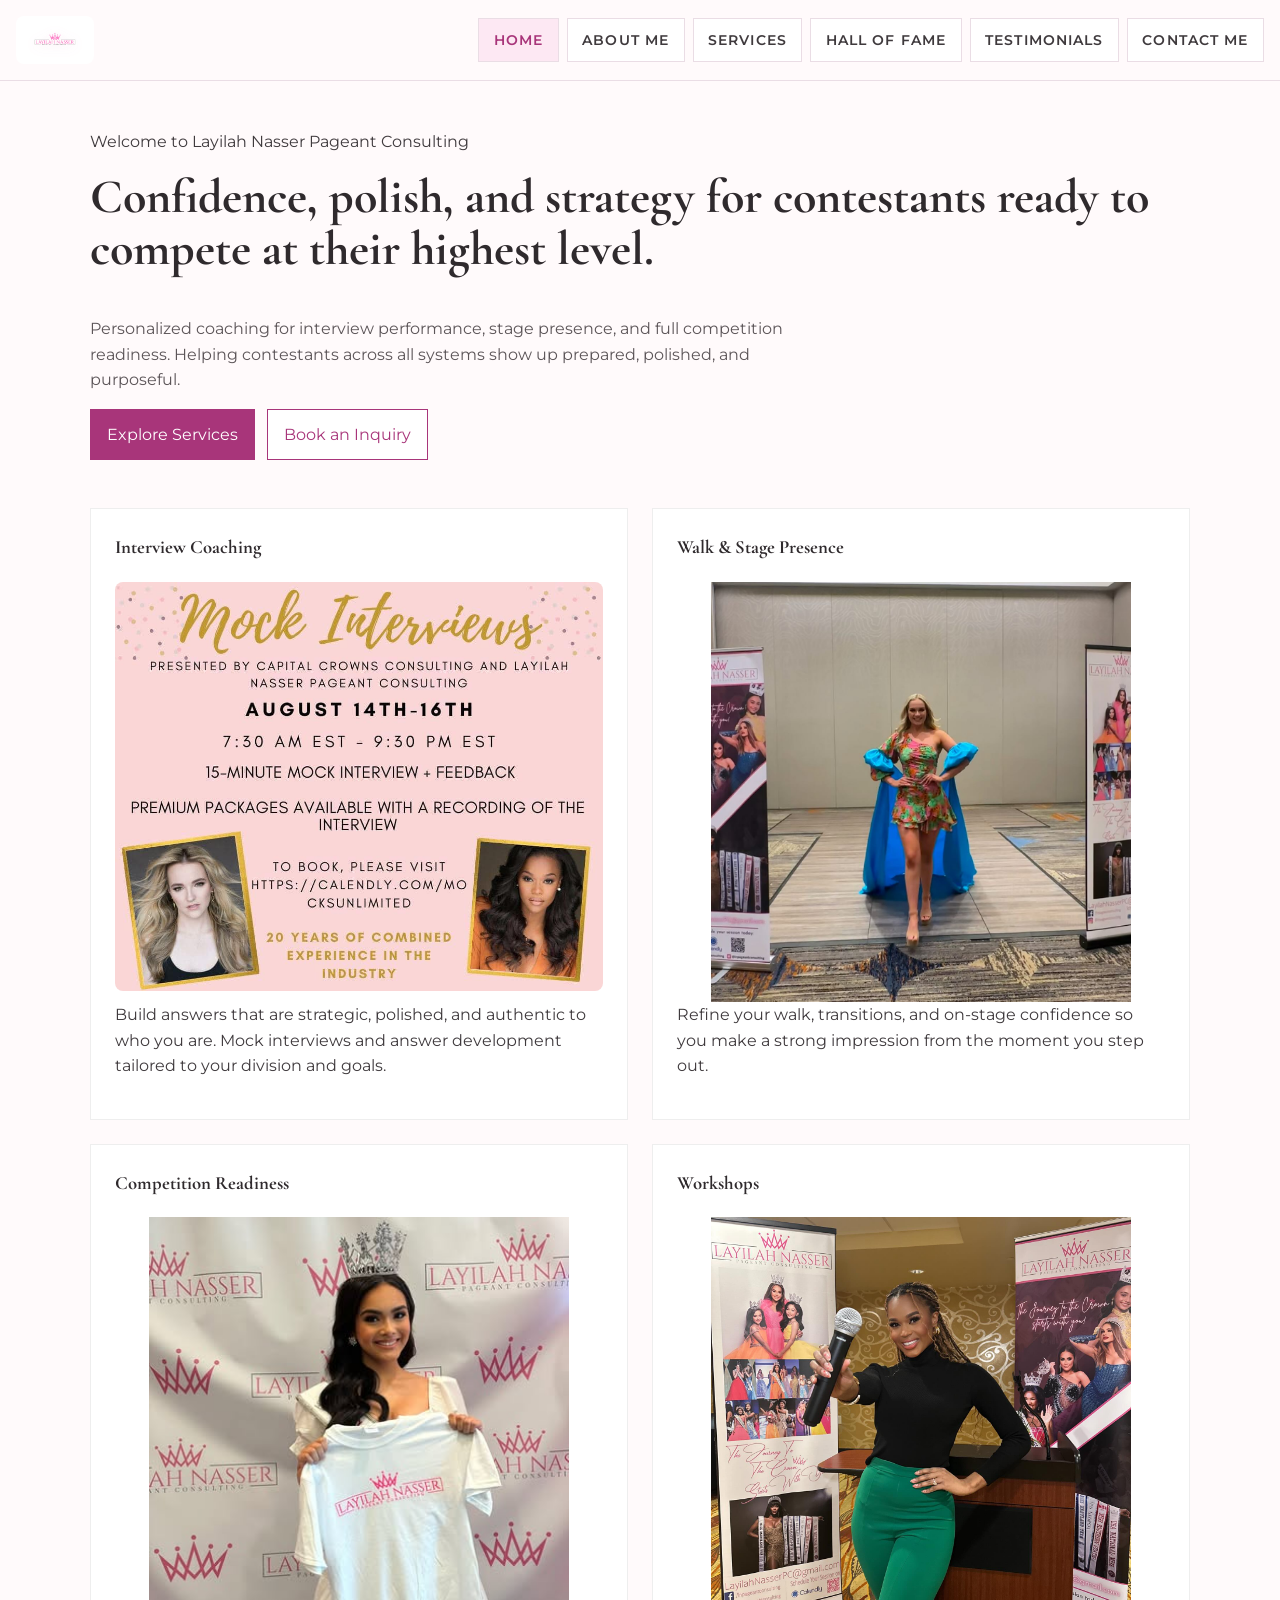
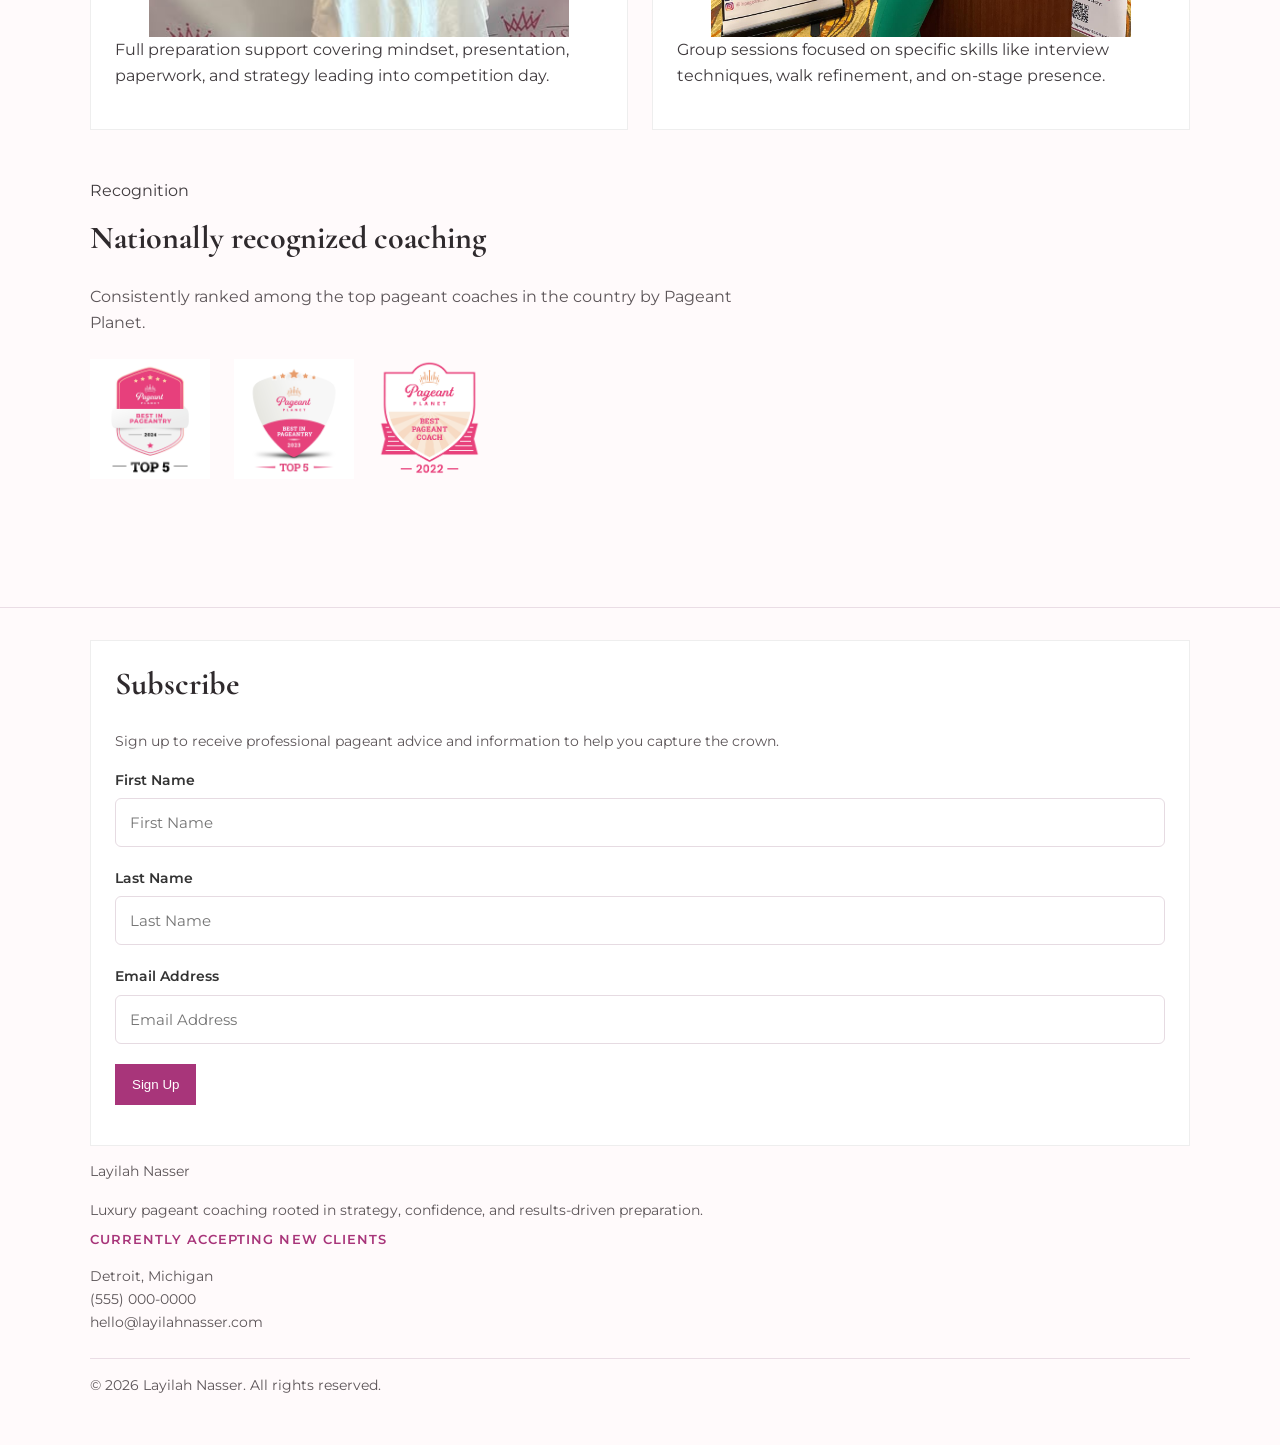
<file: index.html>
<!DOCTYPE html>
<html lang="en">
<head>
  <meta charset="UTF-8">
  <meta name="viewport" content="width=device-width, initial-scale=1.0">
  <title>Layilah Nasser | Home</title>
  <meta name="description" content="Layilah Nasser Pageant Consulting — personalized coaching for interview, stage presence, and competition readiness.">

  <link rel="preconnect" href="https://fonts.googleapis.com">
  <link rel="preconnect" href="https://fonts.gstatic.com" crossorigin>
  <link href="https://fonts.googleapis.com/css2?family=Montserrat:wght@400;500;600;700&family=Cormorant+Garamond:wght@500;600;700&display=swap" rel="stylesheet">

  <link rel="stylesheet" href="styles.css">
</head>

<body>
  <a class="skip-link" href="#main-content">Skip to main content</a>

  <header class="site-header">
    <div class="container header-inner">
      <a class="brand" href="index.html">
        <img src="images/lnpc.png" alt="Layilah Nasser Pageant Consulting logo" class="logo">
      </a>

      <button class="nav-toggle" aria-label="Toggle navigation" aria-expanded="false">
        <span></span>
      </button>

      <nav class="site-nav" aria-label="Primary navigation">
        <ul>
          <li><a href="index.html" aria-current="page">Home</a></li>
          <li><a href="about.html">About Me</a></li>
          <li><a href="services.html">Services</a></li>
          <li><a href="halloffame.html">Hall of Fame</a></li>
          <li><a href="testimonials.html">Testimonials</a></li>
          <li><a href="contact.html">Contact Me</a></li>
        </ul>
      </nav>
    </div>
  </header>

  <main id="main-content">

    <section class="inner">
      <p>Welcome to Layilah Nasser Pageant Consulting</p>
      <h1>Confidence, polish, and strategy for contestants ready to compete at their highest level.</h1>

      <p class="lead">
        Personalized coaching for interview performance, stage presence, and full competition readiness.
        Helping contestants across all systems show up prepared, polished, and purposeful.
      </p>

      <div class="button-row">
        <a class="button" href="services.html">Explore Services</a>
        <a class="button secondary" href="contact.html">Book an Inquiry</a>
      </div>
    </section>

    <section class="inner simple-grid">
      <h2 class="visually-hidden">Services</h2>

      <article class="card">
        <h3>Interview Coaching</h3>
  <img src="images/mock-interviews.jpg" alt="Interview Coaching">
        <p>Build answers that are strategic, polished, and authentic to who you are. Mock interviews and answer development tailored to your division and goals.</p>
      </article>
      <article class="card">
        <h3>Walk & Stage Presence</h3>
        <img src="images/walking.jpg" alt="Walk and Stage Presence">
        <p>Refine your walk, transitions, and on-stage confidence so you make a strong impression from the moment you step out.</p>
      </article>
      <article class="card">
        <h3>Competition Readiness</h3>
        <img src="images/emily.jpg" alt="Competition Readiness">
        <p>Full preparation support covering mindset, presentation, paperwork, and strategy leading into competition day.</p>
      </article>
      <article class="card">
        <h3>Workshops</h3>
  <img src="images/RIM-speaking.jpg" alt="Workshops">
        <p>Group sessions focused on specific skills like interview techniques, walk refinement, and on-stage presence.</p>
      </article>
    </section>
    <section class="inner">
      <p>Recognition</p>
      <h2>Nationally recognized coaching</h2>
      <p class="lead">
        Consistently ranked among the top pageant coaches in the country by Pageant Planet.
      </p>
      <div class="badge-row">
  <img src="images/Top-5-2024.png" alt="Pageant Planet Best in Pageantry 2024 Top 5">
  <img src="images/Top-5-2023.png" alt="Pageant Planet Top 5 Pageant Coach 2023">
  <img src="images/Best-Coach.png" alt="Pageant Planet Top 5 Pageant Coach 2022">
      </div>
    </section>

  </main>

  <footer class="site-footer">
    <div class="container footer-inner">

      <div class="card subscribe-card">
        <h2>Subscribe</h2>

        <p class="lead">
          Sign up to receive professional pageant advice and information to help you capture the crown.
        </p>

        <form id="contact-form" action="https://formspree.io/f/mbdqwgly" method="POST">

          <div class="form-group">
            <label for="first_name">First Name</label>
            <input type="text" name="first_name" id="first_name" autocomplete="given-name" placeholder="First Name">
          </div>

          <div class="form-group">
            <label for="last_name">Last Name</label>
            <input type="text" name="last_name" id="last_name" autocomplete="family-name" placeholder="Last Name">
          </div>

          <div class="form-group">
            <label for="email">Email Address</label>
            <input type="email" name="email" id="email" autocomplete="email" placeholder="Email Address" required>
          </div>

          <button class="button" type="submit">Sign Up</button>

          <p class="form-note" id="form-message" aria-live="polite"></p>
        </form>
      </div>

      <p class="footer-name">Layilah Nasser</p>

      <p class="footer-tagline">
        Luxury pageant coaching rooted in strategy, confidence, and results-driven preparation.
      </p>

      <span class="footer-status">Currently accepting new clients</span>

      <p>
        Detroit, Michigan<br>
        (555) 000-0000<br>
        hello@layilahnasser.com
      </p>

    </div>

    <p class="footer-copy">
      © <span id="year"></span> Layilah Nasser. All rights reserved.
    </p>
  </footer>

  <script src="script.js"></script>
</body>
</html>
</file>
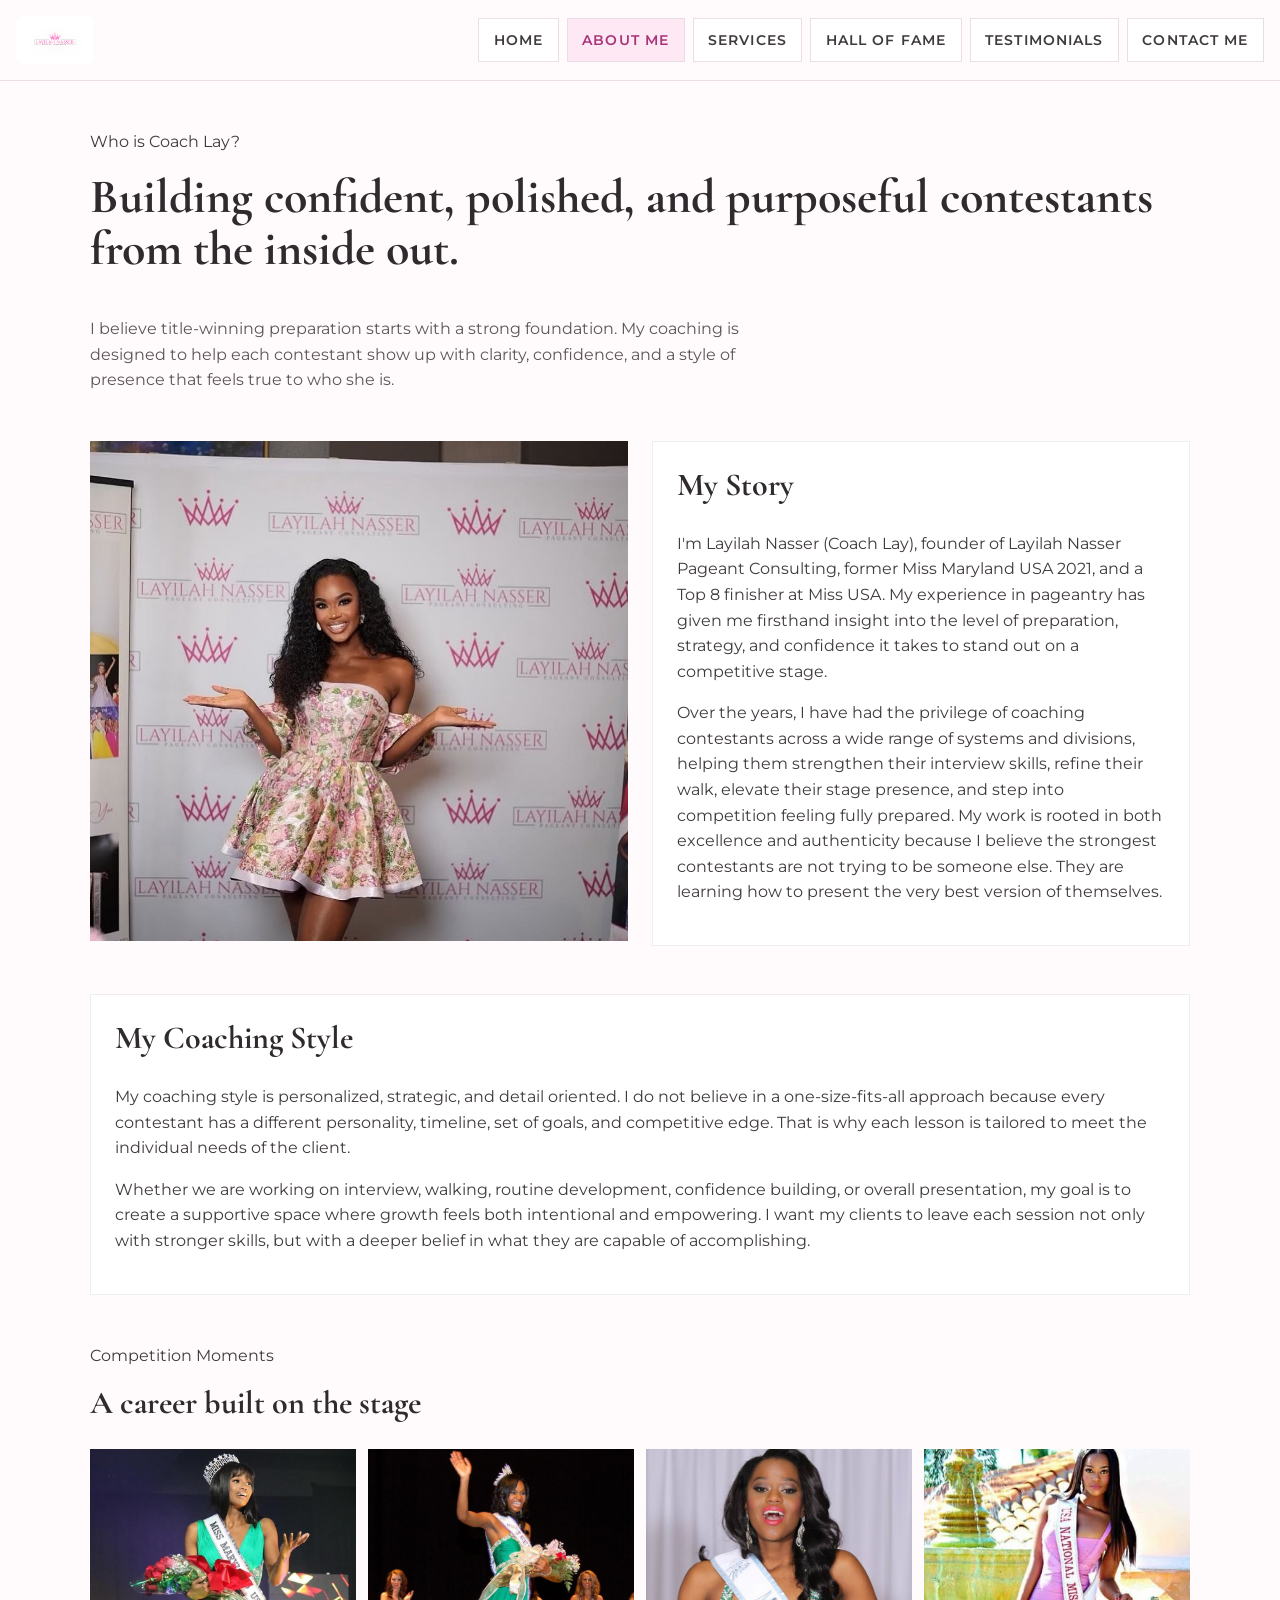
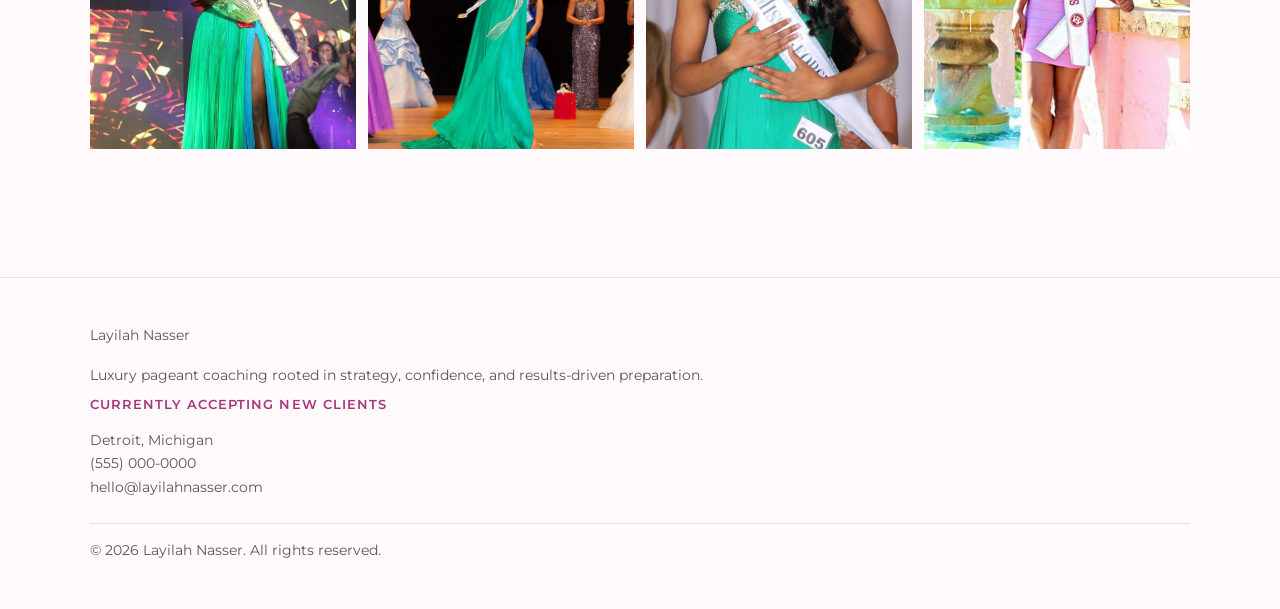
<file: about.html>
<!DOCTYPE html>
<html lang="en">
<head>
  <meta charset="UTF-8">
  <meta name="viewport" content="width=device-width, initial-scale=1.0">
  <title>Layilah Nasser | About Me</title>
  <meta name="description" content="Learn more about Layilah Nasser, her pageant experience, and her personalized coaching approach.">
  <link rel="preconnect" href="https://fonts.googleapis.com">
  <link rel="preconnect" href="https://fonts.gstatic.com" crossorigin>
  <link href="https://fonts.googleapis.com/css2?family=Montserrat:wght@400;500;600;700&family=Cormorant+Garamond:wght@500;600;700&display=swap" rel="stylesheet">
  <link rel="stylesheet" href="styles.css">
</head>
<body>
  <a class="skip-link" href="#main-content">Skip to main content</a>

<div class="cursor-dot"></div>
<div class="cursor-trail"></div>

   <header class="site-header">
  <div class="container header-inner">
    <a class="brand" href="index.html">
      <img src="images/lnpc.png" alt="Layilah Nasser Pageant Consulting logo" class="logo">
    </a>
      <button class="nav-toggle" aria-label="Toggle navigation" aria-expanded="false">
        <span></span>
      </button>
      <nav class="site-nav" aria-label="Primary navigation">
        <ul>
          <li><a href="index.html">Home</a></li>
          <li><a href="about.html" aria-current="page">About Me</a></li>
          <li><a href="services.html">Services</a></li>
          <li><a href="halloffame.html">Hall of Fame</a></li>
          <li><a href="testimonials.html">Testimonials</a></li>
          <li><a href="contact.html">Contact Me</a></li>
        </ul>
      </nav>
    </div>
  </header>

  <main id="main-content">

    <section class="inner reveal">
      <p class="eyebrow">Who is Coach Lay?</p>
      <h1>Building confident, polished, and purposeful contestants from the inside out.</h1>
      <p class="lead">I believe title-winning preparation starts with a strong foundation. My coaching is designed to help each contestant show up with clarity, confidence, and a style of presence that feels true to who she is.</p>
    </section>

    <section class="inner">
      <h2 class="visually-hidden">About</h2>
      <div class="about-hero reveal">
        <img src="./images/lay.jpg" alt="Layilah Nasser headshot">
        <article class="card">
          <h2>My Story</h2>
          <p>I'm Layilah Nasser (Coach Lay), founder of Layilah Nasser Pageant Consulting, former Miss Maryland USA 2021, and a Top 8 finisher at Miss USA. My experience in pageantry has given me firsthand insight into the level of preparation, strategy, and confidence it takes to stand out on a competitive stage.</p>
          <p>Over the years, I have had the privilege of coaching contestants across a wide range of systems and divisions, helping them strengthen their interview skills, refine their walk, elevate their stage presence, and step into competition feeling fully prepared. My work is rooted in both excellence and authenticity because I believe the strongest contestants are not trying to be someone else. They are learning how to present the very best version of themselves.</p>
        </article>
      </div>
    </section>

    <section class="inner reveal">
      <h2 class="visually-hidden">Coaching</h2>
      <article class="card">
        <h2>My Coaching Style</h2>
        <p>My coaching style is personalized, strategic, and detail oriented. I do not believe in a one-size-fits-all approach because every contestant has a different personality, timeline, set of goals, and competitive edge. That is why each lesson is tailored to meet the individual needs of the client.</p>
        <p>Whether we are working on interview, walking, routine development, confidence building, or overall presentation, my goal is to create a supportive space where growth feels both intentional and empowering. I want my clients to leave each session not only with stronger skills, but with a deeper belief in what they are capable of accomplishing.</p>
      </article>
    </section>

    <section class="inner reveal">
      <p class="eyebrow">Competition Moments</p>
      <h2>A career built on the stage</h2>
       <div class="photo-gallery">
         <img src="images/final_crowning.jpg" alt="Layilah being crowned Miss Maryland USA">
         <img src="images/first_crowning.jpg" alt="Layilah at a crowning moment">
         <img src="images/second_crowning.jpg" alt="Layilah receiving her sash">
         <img src="images/third_crowning.jpg" alt="Layilah as National Miss">
       </div>

    </section>


  </main>

  <footer class="site-footer">
    <div class="container footer-inner">
      <p class="footer-name">Layilah Nasser</p>
      <p class="footer-tagline">Luxury pageant coaching rooted in strategy, confidence, and results-driven preparation.</p>
      <span class="footer-status">Currently accepting new clients</span>
      <p>Detroit, Michigan<br>
      (555) 000-0000<br>
      hello@layilahnasser.com</p>
    </div>
    <p class="footer-copy">© <span id="year"></span> Layilah Nasser. All rights reserved.</p>
  </footer>

  <script src="script.js"></script>
</body>
</html>
</file>
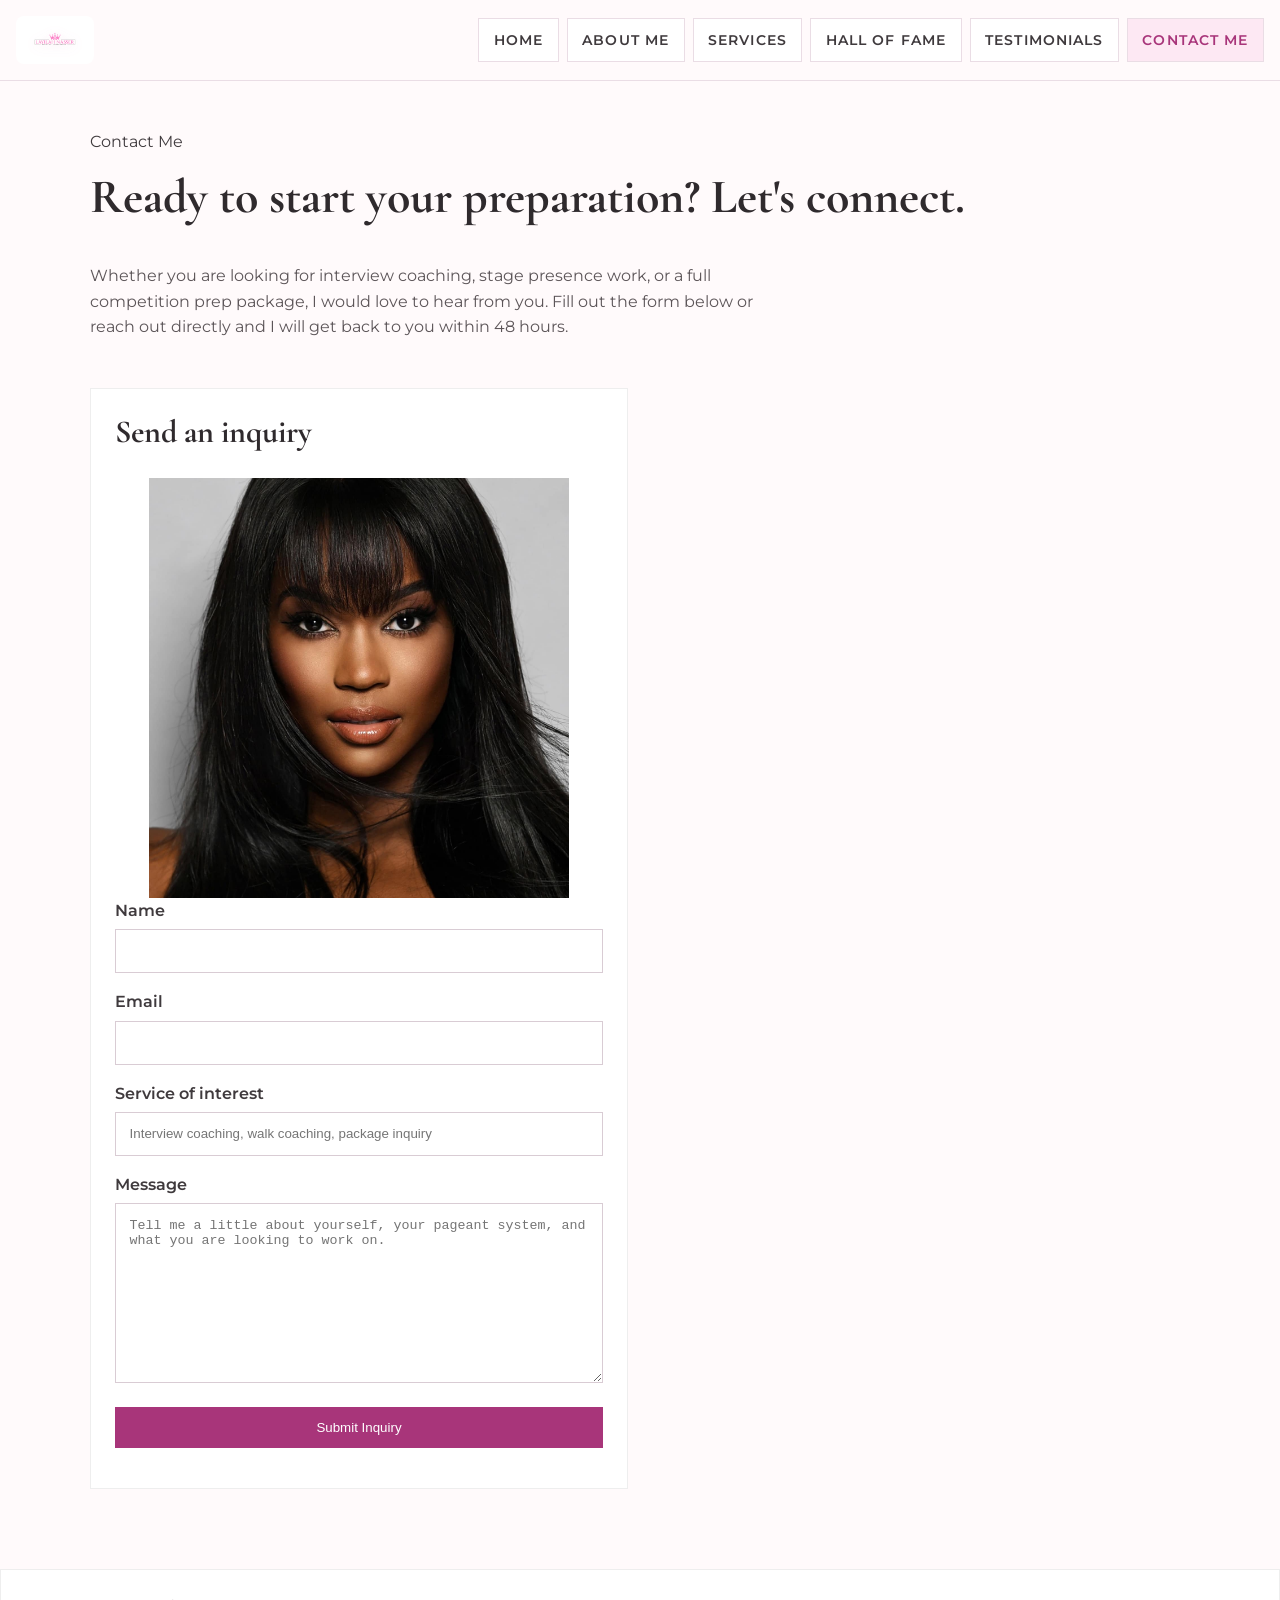
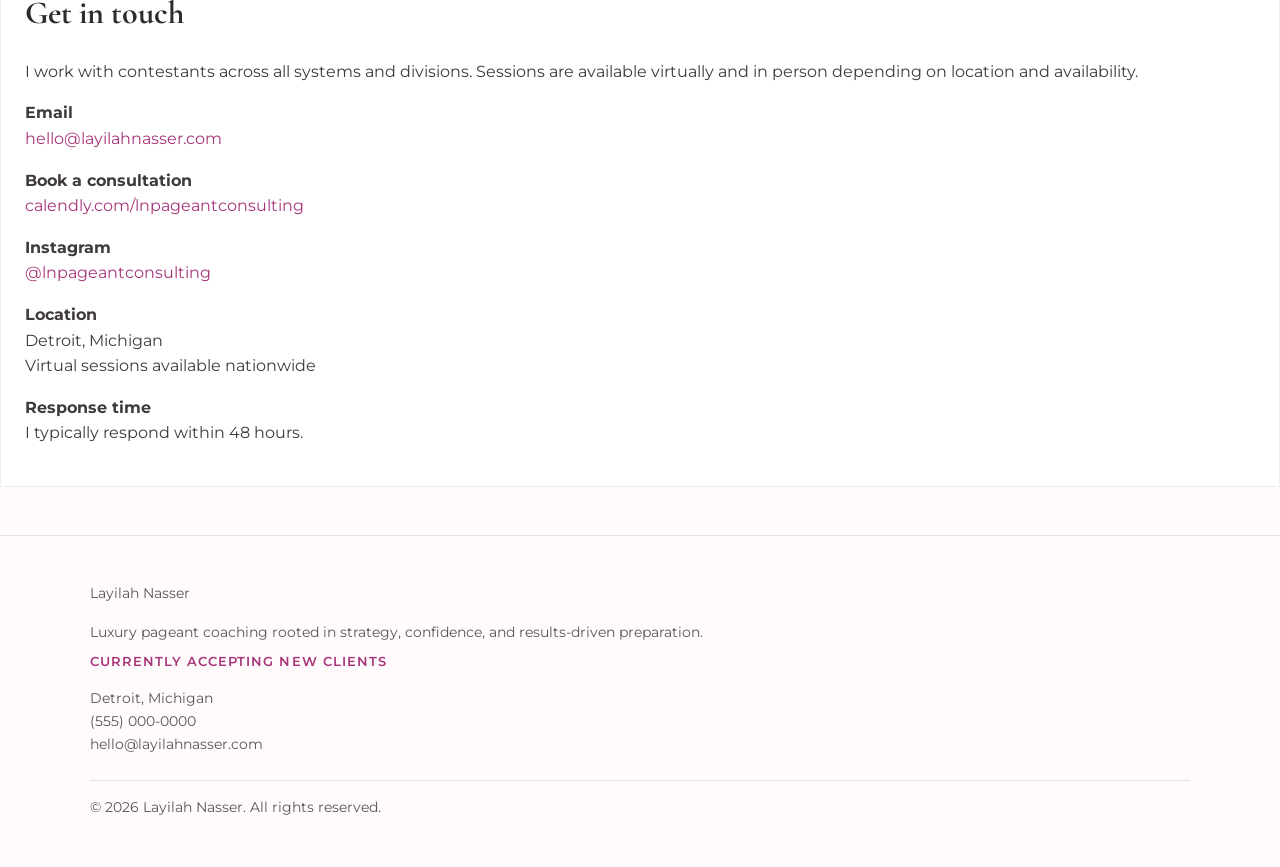
<file: contact.html>
<!DOCTYPE html>
<html lang="en">
<head>
  <meta charset="UTF-8">
  <meta name="viewport" content="width=device-width, initial-scale=1.0">
  <title>Layilah Nasser | Contact Me</title>
  <meta name="description" content="Contact Layilah Nasser pageant consulting.">
  <link rel="preconnect" href="https://fonts.googleapis.com">
  <link rel="preconnect" href="https://fonts.gstatic.com" crossorigin>
  <link href="https://fonts.googleapis.com/css2?family=Montserrat:wght@400;500;600;700&family=Cormorant+Garamond:wght@500;600;700&display=swap" rel="stylesheet">
  <link rel="stylesheet" href="styles.css">
</head>
<body>
  <a class="skip-link" href="#main-content">Skip to main content</a>
    <header class="site-header">
  <div class="container header-inner">
    <a class="brand" href="index.html">
      <img src="images/lnpc.png" alt="Layilah Nasser Pageant Consulting logo" class="logo">
    </a>

      <button class="nav-toggle" aria-label="Toggle navigation" aria-expanded="false">
        <span></span>
      </button>
      <nav class="site-nav" aria-label="Primary navigation">
        <ul>
          <li><a href="index.html">Home</a></li>
          <li><a href="about.html">About Me</a></li>
          <li><a href="services.html">Services</a></li>
          <li><a href="halloffame.html">Hall of Fame</a></li>
          <li><a href="testimonials.html">Testimonials</a></li>
          <li><a href="contact.html" aria-current="page">Contact Me</a></li>
        </ul>
      </nav>
    </div>
  </header>

  <main id="main-content">

    <section class="inner">
      <p>Contact Me</p>

      <h1>Ready to start your preparation? Let's connect.</h1>
      <p class="lead">Whether you are looking for interview coaching, stage presence work, or a full competition prep package, I would love to hear from you. Fill out the form below or reach out directly and I will get back to you within 48 hours.</p>
    </section>

    <section class="inner simple-grid">
      <form id="contact-form" class="card" action="https://formspree.io/f/mbdzwzbn" method="POST">
        <h2>Send an inquiry</h2>
        <img src="images/headshot.jpg" alt="Layilah Nasser headshot">
        <p>
          <label for="name">Name</label>
          <input id="name" name="name"  autocomplete="name" required>
        </p>
        <p>
          <label for="email">Email</label>
          <input id="email" name="email" type="email" autocomplete="email" required>
        </p>
        <p>
          <label for="service">Service of interest</label>
          <input id="service" name="service" type="text" autocomplete="off" placeholder="Interview coaching, walk coaching, package inquiry">
        </p>
        <p>
          <label for="message">Message</label>
          <textarea id="message" name="message" autocomplete="off" placeholder="Tell me a little about yourself, your pageant system, and what you are looking to work on."></textarea>
        </p>
        <button class="button" type="submit">Submit Inquiry</button>
        <p class="form-note" id="form-message" aria-live="polite"></p>
      </form>
    </section>

  </main>

  <aside class="card">
    <h2>Get in touch</h2>
    <p>I work with contestants across all systems and divisions. Sessions are available virtually and in person depending on location and availability.</p>
    <p><strong>Email</strong><br>
    <a href="mailto:hello@layilahnasser.com">hello@layilahnasser.com</a></p>

    <p><strong>Book a consultation</strong><br>
    <a href="https://calendly.com/lnpageantconsulting" target="_blank">calendly.com/lnpageantconsulting</a></p>

    <p><strong>Instagram</strong><br>
    <a href="https://www.instagram.com/lnpageantconsulting/" target="_blank">@lnpageantconsulting</a></p>

    <p><strong>Location</strong><br>
    Detroit, Michigan<br>
    Virtual sessions available nationwide</p>

    <p><strong>Response time</strong><br>
    I typically respond within 48 hours.</p>
  </aside>

  <footer class="site-footer">
    <div class="container footer-inner">
      <p class="footer-name">Layilah Nasser</p>
      <p class="footer-tagline">Luxury pageant coaching rooted in strategy, confidence, and results-driven preparation.</p>
      <span class="footer-status">Currently accepting new clients</span>
      <p>Detroit, Michigan<br>
      (555) 000-0000<br>
      hello@layilahnasser.com</p>
    </div>
    <p class="footer-copy">© <span id="year"></span> Layilah Nasser. All rights reserved.</p>
  </footer>

  <script src="script.js"></script>
</body>
</html>
</file>
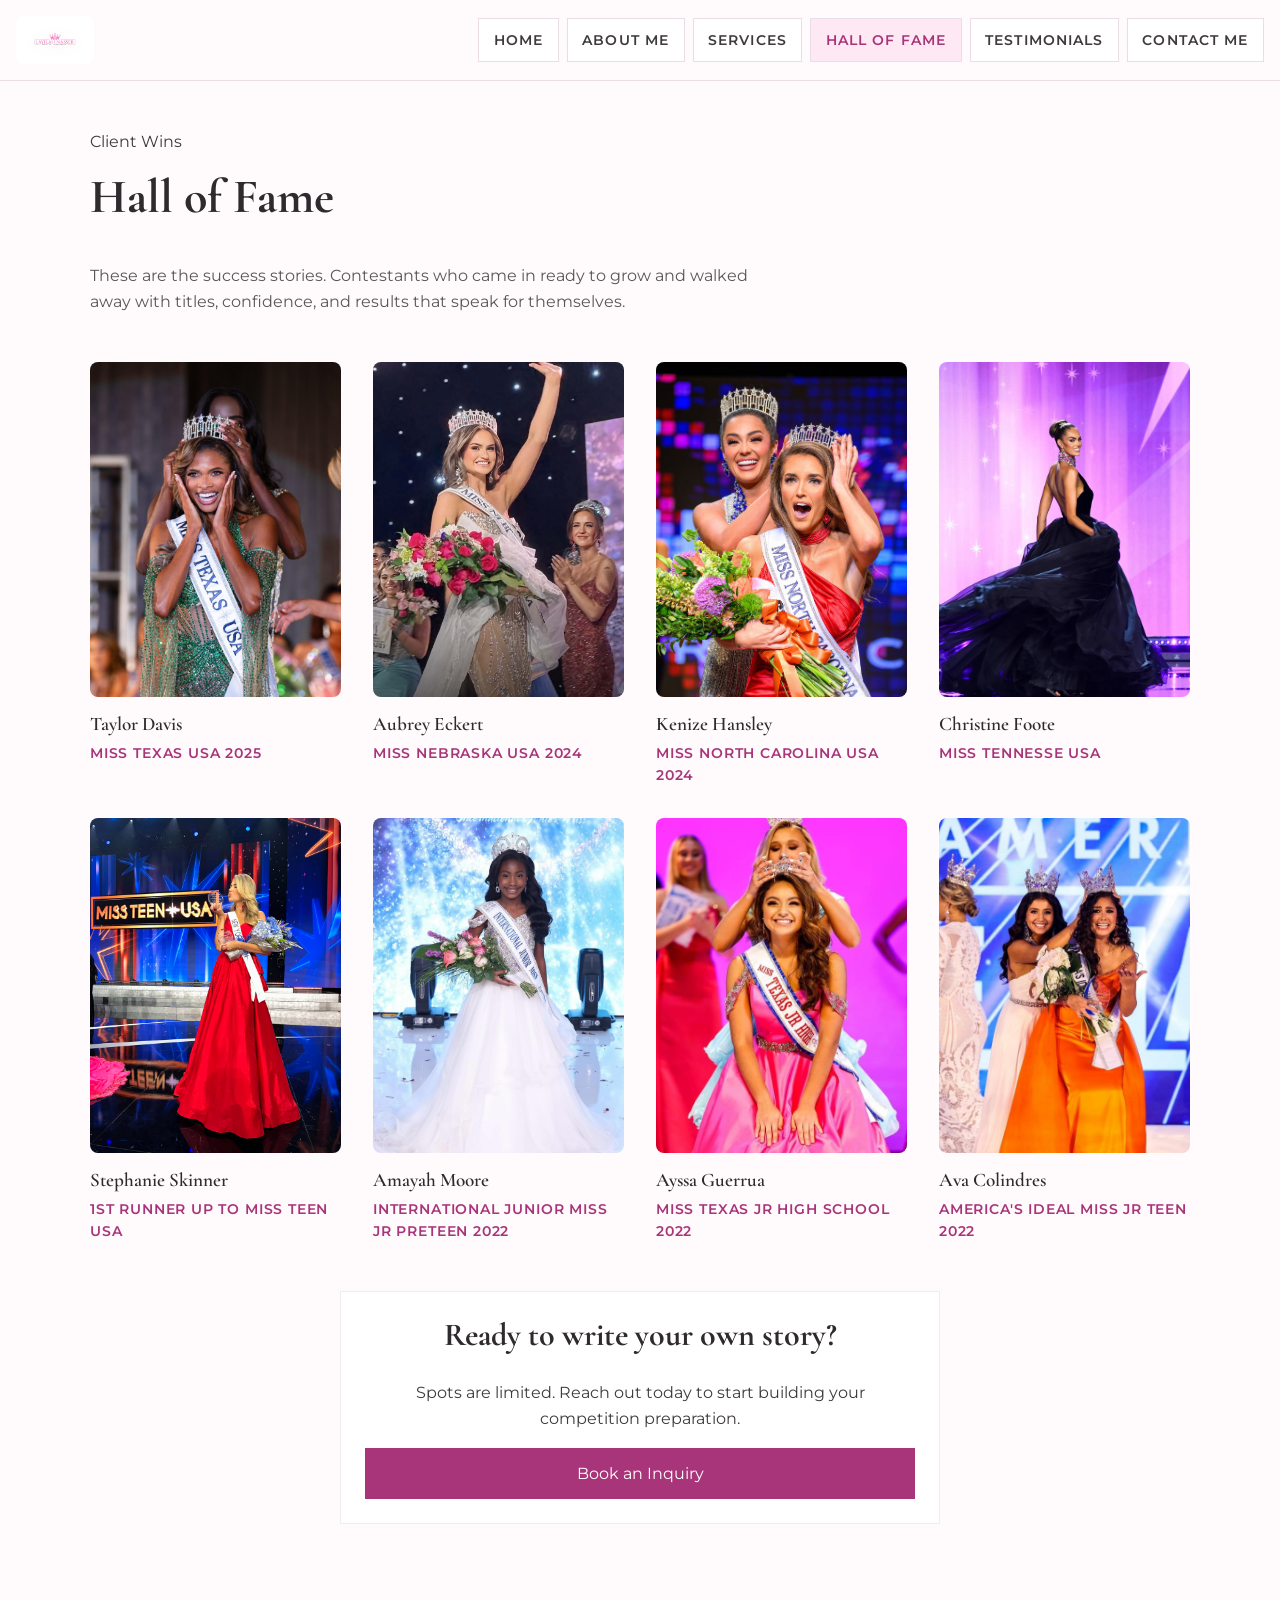
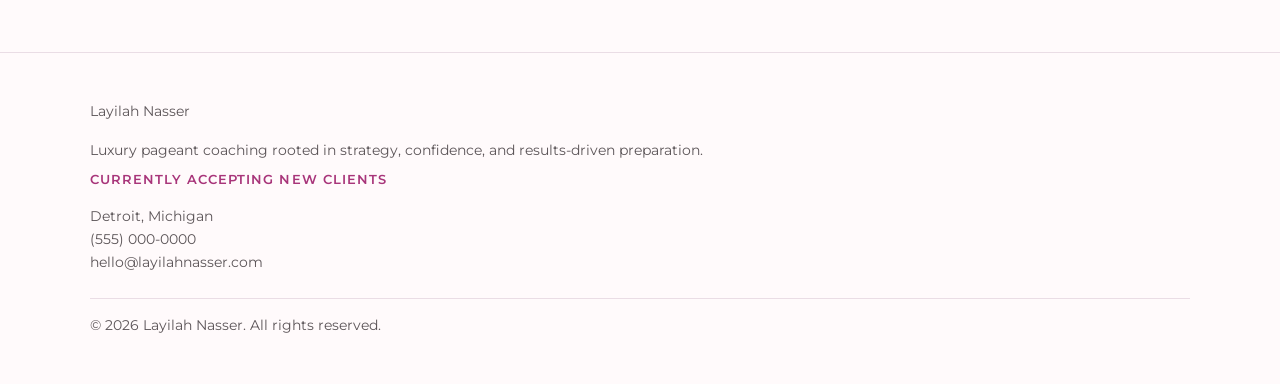
<file: halloffame.html>
<!DOCTYPE html>
<html lang="en">

<head>
  <meta charset="UTF-8">
  <meta name="viewport" content="width=device-width, initial-scale=1.0">
  <title>Layilah Nasser | Hall of Fame</title>
  <meta name="description"
    content="Hall of Fame — client wins and success stories from Layilah Nasser Pageant Consulting.">
  <link rel="preconnect" href="https://fonts.googleapis.com">
  <link rel="preconnect" href="https://fonts.gstatic.com" crossorigin>
  <link
    href="https://fonts.googleapis.com/css2?family=Montserrat:wght@400;500;600;700&family=Cormorant+Garamond:wght@500;600;700&display=swap"
    rel="stylesheet">
  <link rel="stylesheet" href="styles.css">
</head>

<body>
  <a class="skip-link" href="#main-content">Skip to main content</a>

     <header class="site-header">
  <div class="container header-inner">
    <a class="brand" href="index.html">
      <img src="images/lnpc.png" alt="Layilah Nasser Pageant Consulting logo" class="logo">
    </a>

      <button class="nav-toggle" aria-label="Toggle navigation" aria-expanded="false">
        <span></span>
      </button>
      <nav class="site-nav" aria-label="Primary navigation">
        <ul>
          <li><a href="index.html">Home</a></li>
          <li><a href="about.html">About Me</a></li>
          <li><a href="services.html">Services</a></li>
          <li><a href="halloffame.html" aria-current="page">Hall of Fame</a></li>
          <li><a href="testimonials.html">Testimonials</a></li>
          <li><a href="contact.html">Contact Me</a></li>
        </ul>
      </nav>
    </div>
  </header>

  <main id="main-content">

    <section class="inner">
      <p>Client Wins</p>
      <h1>Hall of Fame</h1>
      <p class="lead">These are the success stories. Contestants who came in ready to grow and walked away with titles,
        confidence, and results that speak for themselves.</p>
    </section>

    <section class="inner">
      <h2 class="visually-hidden">Hall of Fame Grid</h2>
      <div class="hof-grid">

        <div>

          <div class="hof-card">
            <div class="overlay"> Placed Top 5 at Miss USA 2025</div>
            <img src="images/TXUSA.jpg" alt="Taylor Davis">
          </div>
          <p class="hof-name">Taylor Davis</p>
          <p class="hof-title">Miss Texas USA 2025</p>
        </div>
        <div>
          <div class="hof-card">
            <div class="overlay"> Went on to become the current Miss USA 2025 </div>
            <img src="images/Nebraska-Crowning-Photo-Album-•-Miss-2025.jpg" alt="Aubrey Eckert">
          </div>
          <p class="hof-name">Aubrey Eckert</p>
          <p class="hof-title">Miss Nebraska USA 2024</p>
        </div>
        <div>

          <div class="hof-card">
            <div class="overlay">Placed Top 10 at Miss USA 2024</div>
            <img src="images/Ken.jpeg" alt="Kenize Hansley">
          </div>
          <p class="hof-name">Kenize Hansley</p>
          <p class="hof-title">Miss North Carolina USA 2024</p>
        </div>
        <div>

          <div class="hof-card">
            <div class="overlay">2nd runner up to Miss USA</div>
            <img src="images/CF.jpg" alt="Christine Foote">
          </div>
          <p class="hof-name">Christine Foote</p>
          <p class="hof-title">Miss Tennesse USA </p>
        </div>
        <div>

          <div class="hof-card">
            <div class="overlay">Competing in the Miss America program</div>
            <img src="images/StepTeenUSA.jpg" alt="Stephanie Skinner">
          </div>
          <p class="hof-name">Stephanie Skinner</p>
          <p class="hof-title">1st Runner Up to Miss Teen USA</p>
        </div>
        <div>

          <div class="hof-card">
            <div class="overlay">Actively competing</div>
            <img src="images/IJM.jpg" alt="Amayah Moore">

          </div>
          <p class="hof-name">Amayah Moore</p>
          <p class="hof-title"> International Junior Miss Jr Preteen 2022</p>

        </div>
        <div>

          <div class="hof-card">
            <div class="overlay">Has placed in the Top 5 in every pageant</div>
            <img src="images/texas_JR_ high.jpg" alt="Ayssa Guerrua">

          </div>
          <p class="hof-name">Ayssa Guerrua</p>
          <p class="hof-title">Miss Texas Jr High School 2022</p>

        </div>
        <div>

          <div class="hof-card">
            <div class="overlay">Went on to place 1st Runner up at Miss Teen Usa </div>
            <img src="images/AIM.jpg" alt="Ava Colindres">
          </div>
          <p class="hof-name">Ava Colindres</p>
          <p class="hof-title">America's Ideal Miss Jr Teen 2022</p>


        </div>
      </div>
    </section>

    <section class="inner">
      <div class="card" style="text-align: center; max-width: 600px; margin: 0 auto;">
        <h2>Ready to write your own story?</h2>
        <p>Spots are limited. Reach out today to start building your competition preparation.</p>
        <a class="button" href="contact.html">Book an Inquiry</a>
      </div>
    </section>

  </main>


  <footer class="site-footer">
    <div class="container footer-inner">
      <p class="footer-name">Layilah Nasser</p>
      <p class="footer-tagline">Luxury pageant coaching rooted in strategy, confidence, and results-driven preparation.
      </p>
      <span class="footer-status">Currently accepting new clients</span>
      <p>Detroit, Michigan<br>
        (555) 000-0000<br>
        hello@layilahnasser.com</p>
  </div>
  <p class="footer-copy">© <span id="year"></span> Layilah Nasser. All rights reserved.</p>
  </footer>

  <script src="script.js"></script>
</body>

</html>
</file>
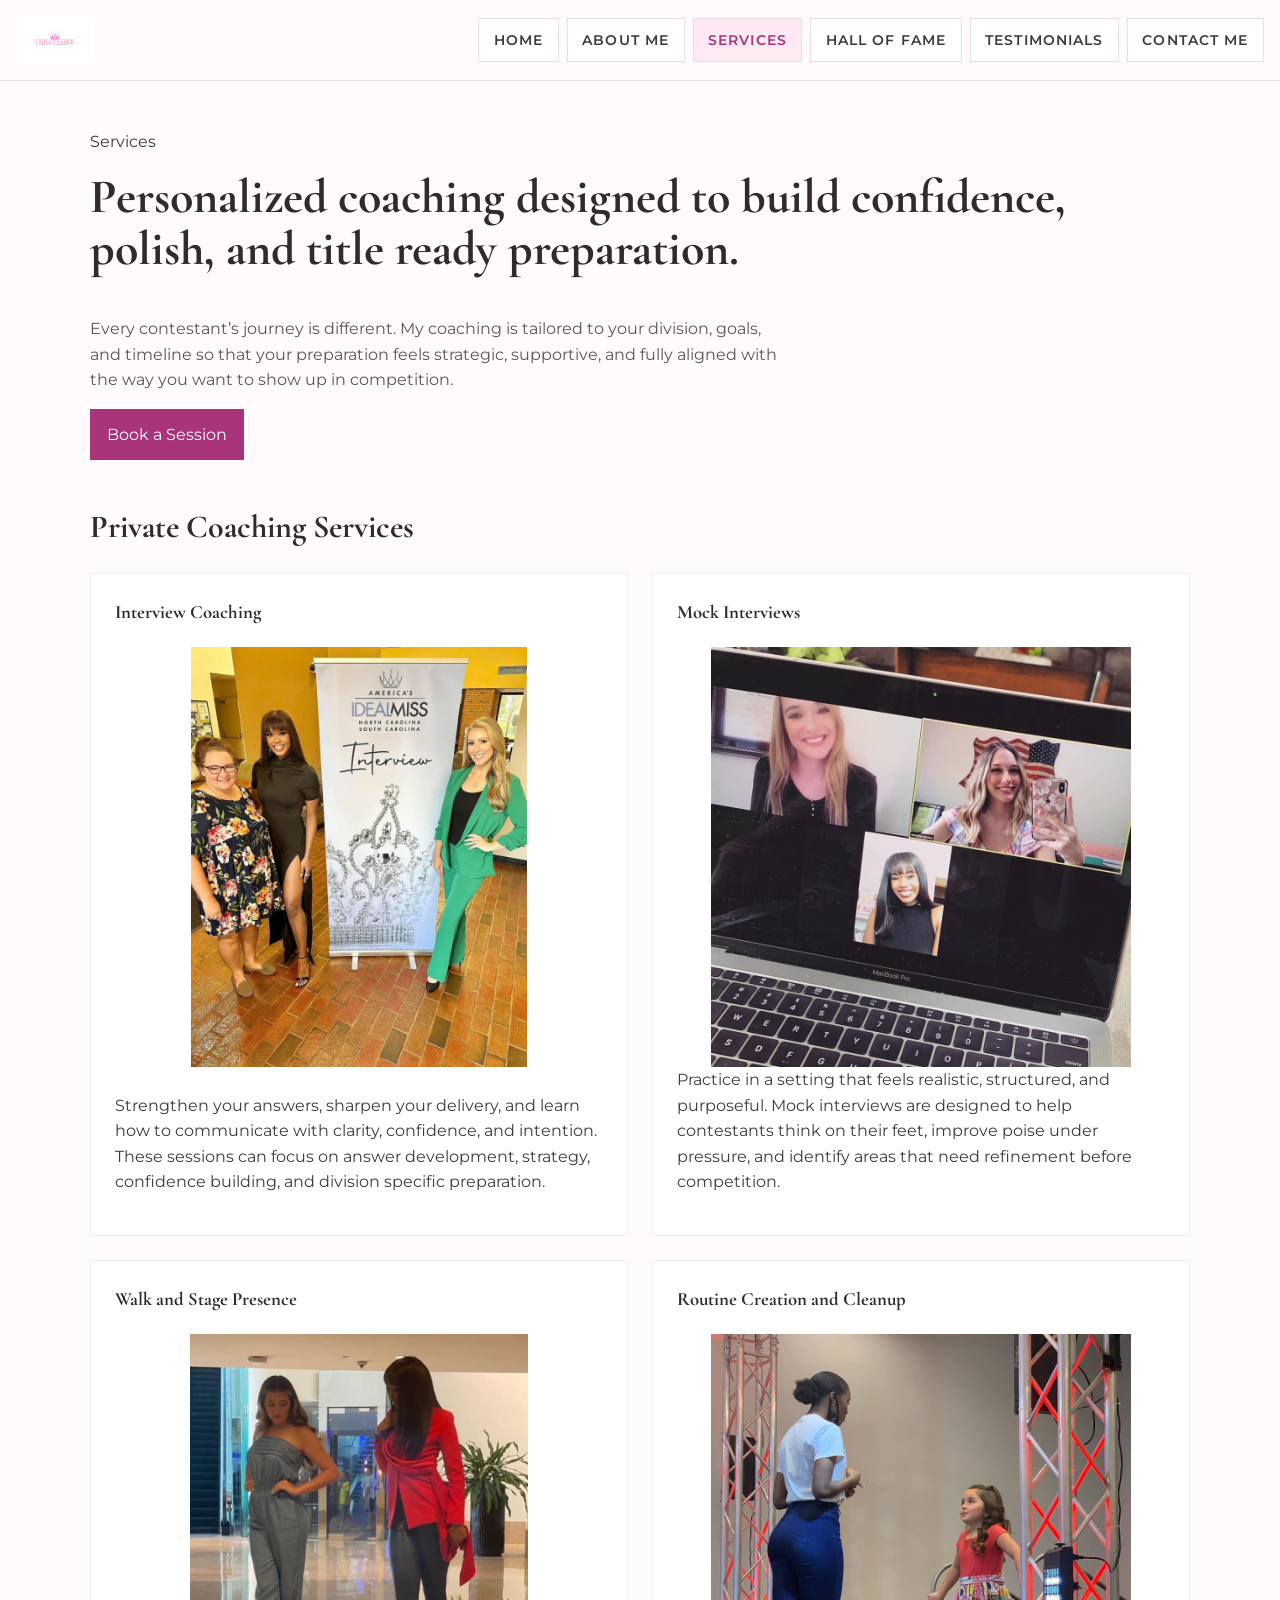
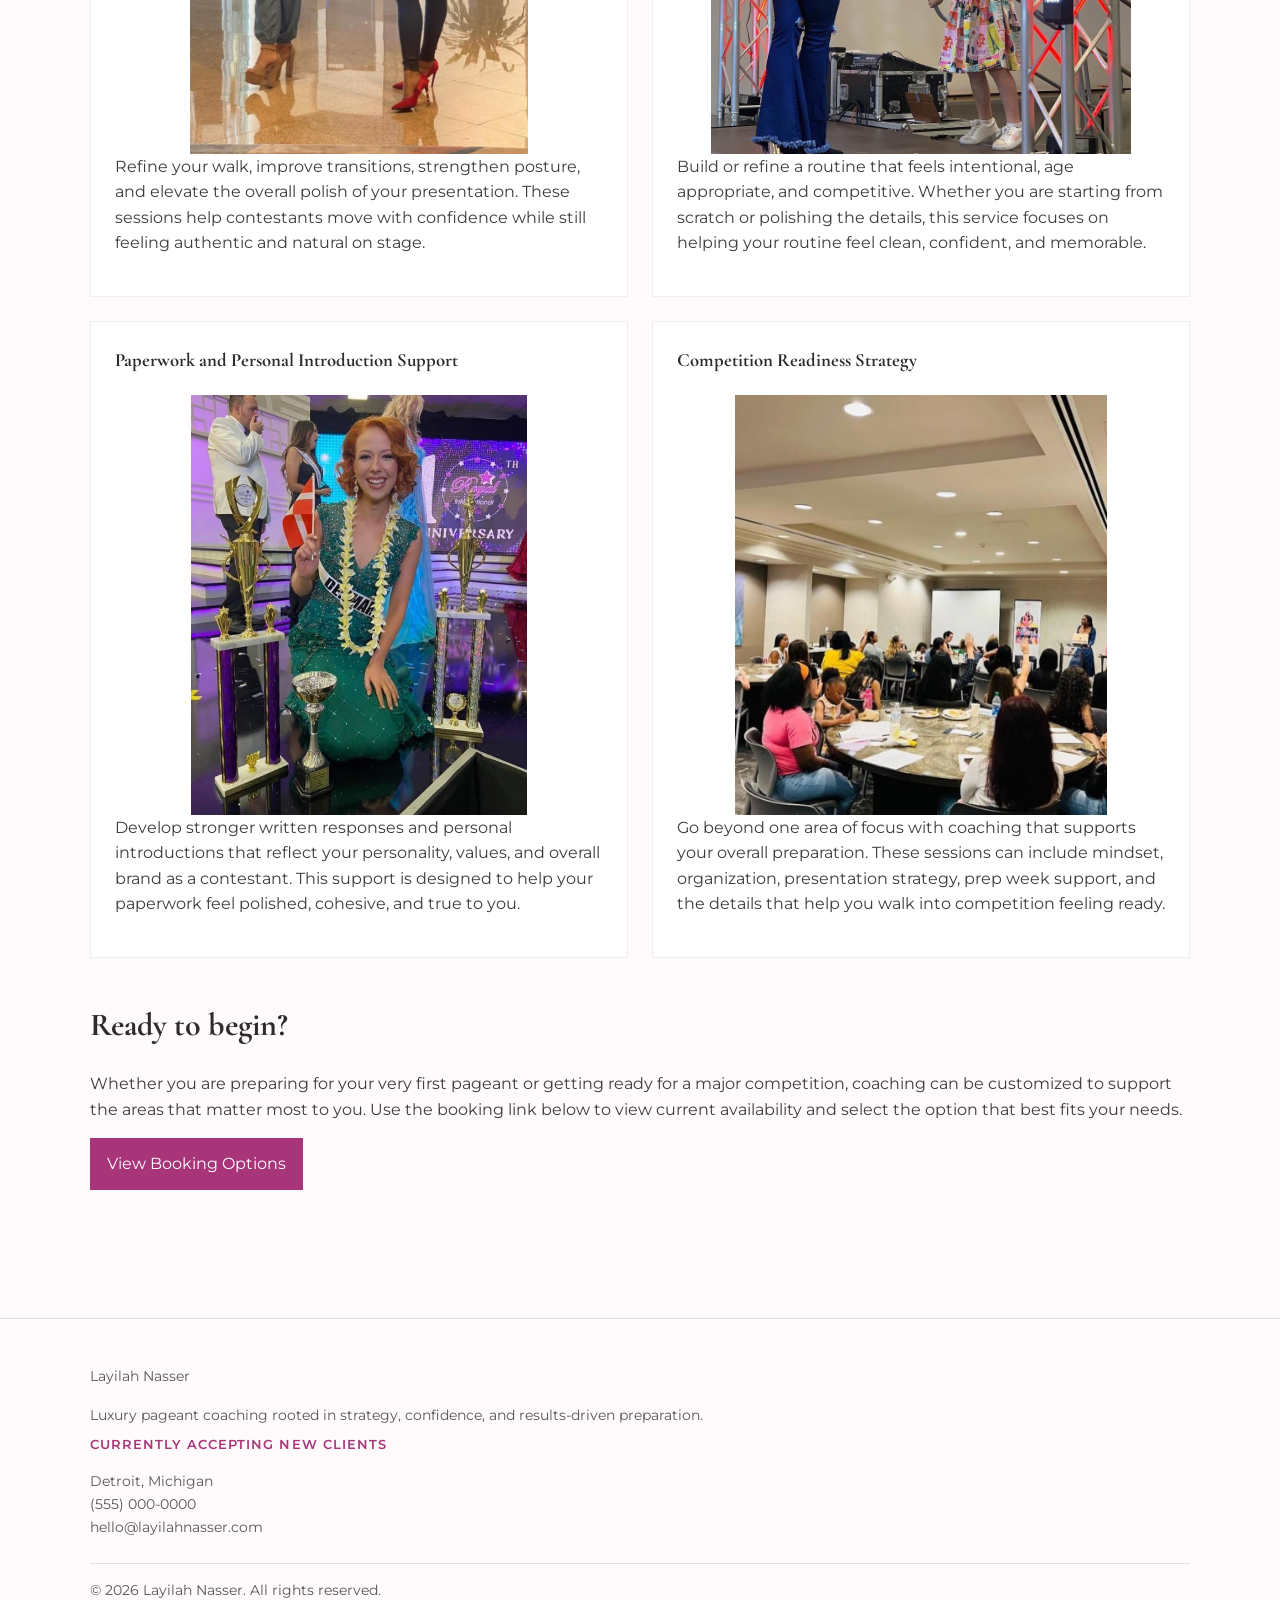
<file: services.html>
<!DOCTYPE html>
<html lang="en">
<head>
  <meta charset="UTF-8">
  <meta name="viewport" content="width=device-width, initial-scale=1.0">
  <title>Layilah Nasser | Services</title>
  <meta name="description" content="Explore pageant coaching services with Layilah Nasser, including interview coaching, mock interviews, walk training, stage presence, routine creation, and competition preparation.">
  <link rel="preconnect" href="https://fonts.googleapis.com">
  <link rel="preconnect" href="https://fonts.gstatic.com" crossorigin>
  <link href="https://fonts.googleapis.com/css2?family=Montserrat:wght@400;500;600;700&family=Cormorant+Garamond:wght@500;600;700&display=swap" rel="stylesheet">
  <link rel="stylesheet" href="styles.css">
</head>
<body>
  <a class="skip-link" href="#main-content">Skip to main content</a>

   <header class="site-header">
  <div class="container header-inner">
    <a class="brand" href="index.html">
      <img src="images/lnpc.png" alt="Layilah Nasser Pageant Consulting logo" class="logo">
    </a>
      <button class="nav-toggle" aria-label="Toggle navigation" aria-expanded="false">
        <span></span>
      </button>
      <nav class="site-nav" aria-label="Primary navigation">
        <ul>
          <li><a href="index.html">Home</a></li>
          <li><a href="about.html">About Me</a></li>
          <li><a href="services.html" aria-current="page">Services</a></li>
          <li><a href="halloffame.html">Hall of Fame</a></li>
          <li><a href="testimonials.html">Testimonials</a></li>
          <li><a href="contact.html">Contact Me</a></li>
        </ul>
      </nav>
    </div>
  </header>

  <main id="main-content" class="container">
    <section class="page-intro reveal">
      <p>Services</p>
      <h1>Personalized coaching designed to build confidence, polish, and title ready preparation.</h1>
      <p class="lead">Every contestant’s journey is different. My coaching is tailored to your division, goals, and timeline so that your preparation feels strategic, supportive, and fully aligned with the way you want to show up in competition.</p>
      <p><a class="button" href="https://calendly.com/lnpageantconsulting" target="_blank" rel="noopener noreferrer">Book a Session</a></p>
    </section>

    <section class="content-section reveal">
      <h2>Private Coaching Services</h2>
      <div class="simple-grid">
        <article class="card">
          <h3>Interview Coaching</h3>
          <img src="images/interview.jpeg" alt=" photo of interview coaching session">
          <p>Strengthen your answers, sharpen your delivery, and learn how to communicate with clarity, confidence, and intention. These sessions can focus on answer development, strategy, confidence building, and division specific preparation.</p>
        </article>

        <article class="card">
          <h3>Mock Interviews</h3>
          <img src="images/mocks.jpeg" alt=" photo of mock interview coaching session">
          <p>Practice in a setting that feels realistic, structured, and purposeful. Mock interviews are designed to help contestants think on their feet, improve poise under pressure, and identify areas that need refinement before competition.</p>
        </article>

        <article class="card">
          <h3>Walk and Stage Presence</h3>
          <img src="images/walk.jpeg" alt=" photo of walk and stage presence coaching session">
          <p>Refine your walk, improve transitions, strengthen posture, and elevate the overall polish of your presentation. These sessions help contestants move with confidence while still feeling authentic and natural on stage.</p>
        </article>

        <article class="card">
          <h3>Routine Creation and Cleanup</h3>
          <img src="images/stag.jpg" alt=" photo of routine creation and cleanup session">
          <p>Build or refine a routine that feels intentional, age appropriate, and competitive. Whether you are starting from scratch or polishing the details, this service focuses on helping your routine feel clean, confident, and memorable.</p>
        </article>

        <article class="card">
          <h3>Paperwork and Personal Introduction Support</h3>
          <img src="images/den.jpg" alt="">
          <p>Develop stronger written responses and personal introductions that reflect your personality, values, and overall brand as a contestant. This support is designed to help your paperwork feel polished, cohesive, and true to you.</p>
        </article>

        <article class="card">
          <h3>Competition Readiness Strategy</h3>
          <img src="images/chat.jpeg" alt=" photo of competition readiness strategy coaching session">
          <p>Go beyond one area of focus with coaching that supports your overall preparation. These sessions can include mindset, organization, presentation strategy, prep week support, and the details that help you walk into competition feeling ready.</p>
        </article>
      </div>
    </section>

    <section class="content-section reveal">
      <h2>Ready to begin?</h2>
      <p>Whether you are preparing for your very first pageant or getting ready for a major competition, coaching can be customized to support the areas that matter most to you. Use the booking link below to view current availability and select the option that best fits your needs.</p>
      <p><a class="button" href="https://calendly.com/lnpageantconsulting" target="_blank" rel="noopener noreferrer">View Booking Options</a></p>
    </section>
  </main>
   <footer class="site-footer">
    <div class="container footer-inner">
      <p class="footer-name">Layilah Nasser</p>
      <p class="footer-tagline">Luxury pageant coaching rooted in strategy, confidence, and results-driven preparation.</p>
      <span class="footer-status">Currently accepting new clients</span>
      <p>Detroit, Michigan<br>
      (555) 000-0000<br>
      hello@layilahnasser.com</p>
    </div>
    <p class="footer-copy">© <span id="year"></span> Layilah Nasser. All rights reserved.</p>
  </footer>
  <script src="script.js"></script>
</body>
</html>
</file>
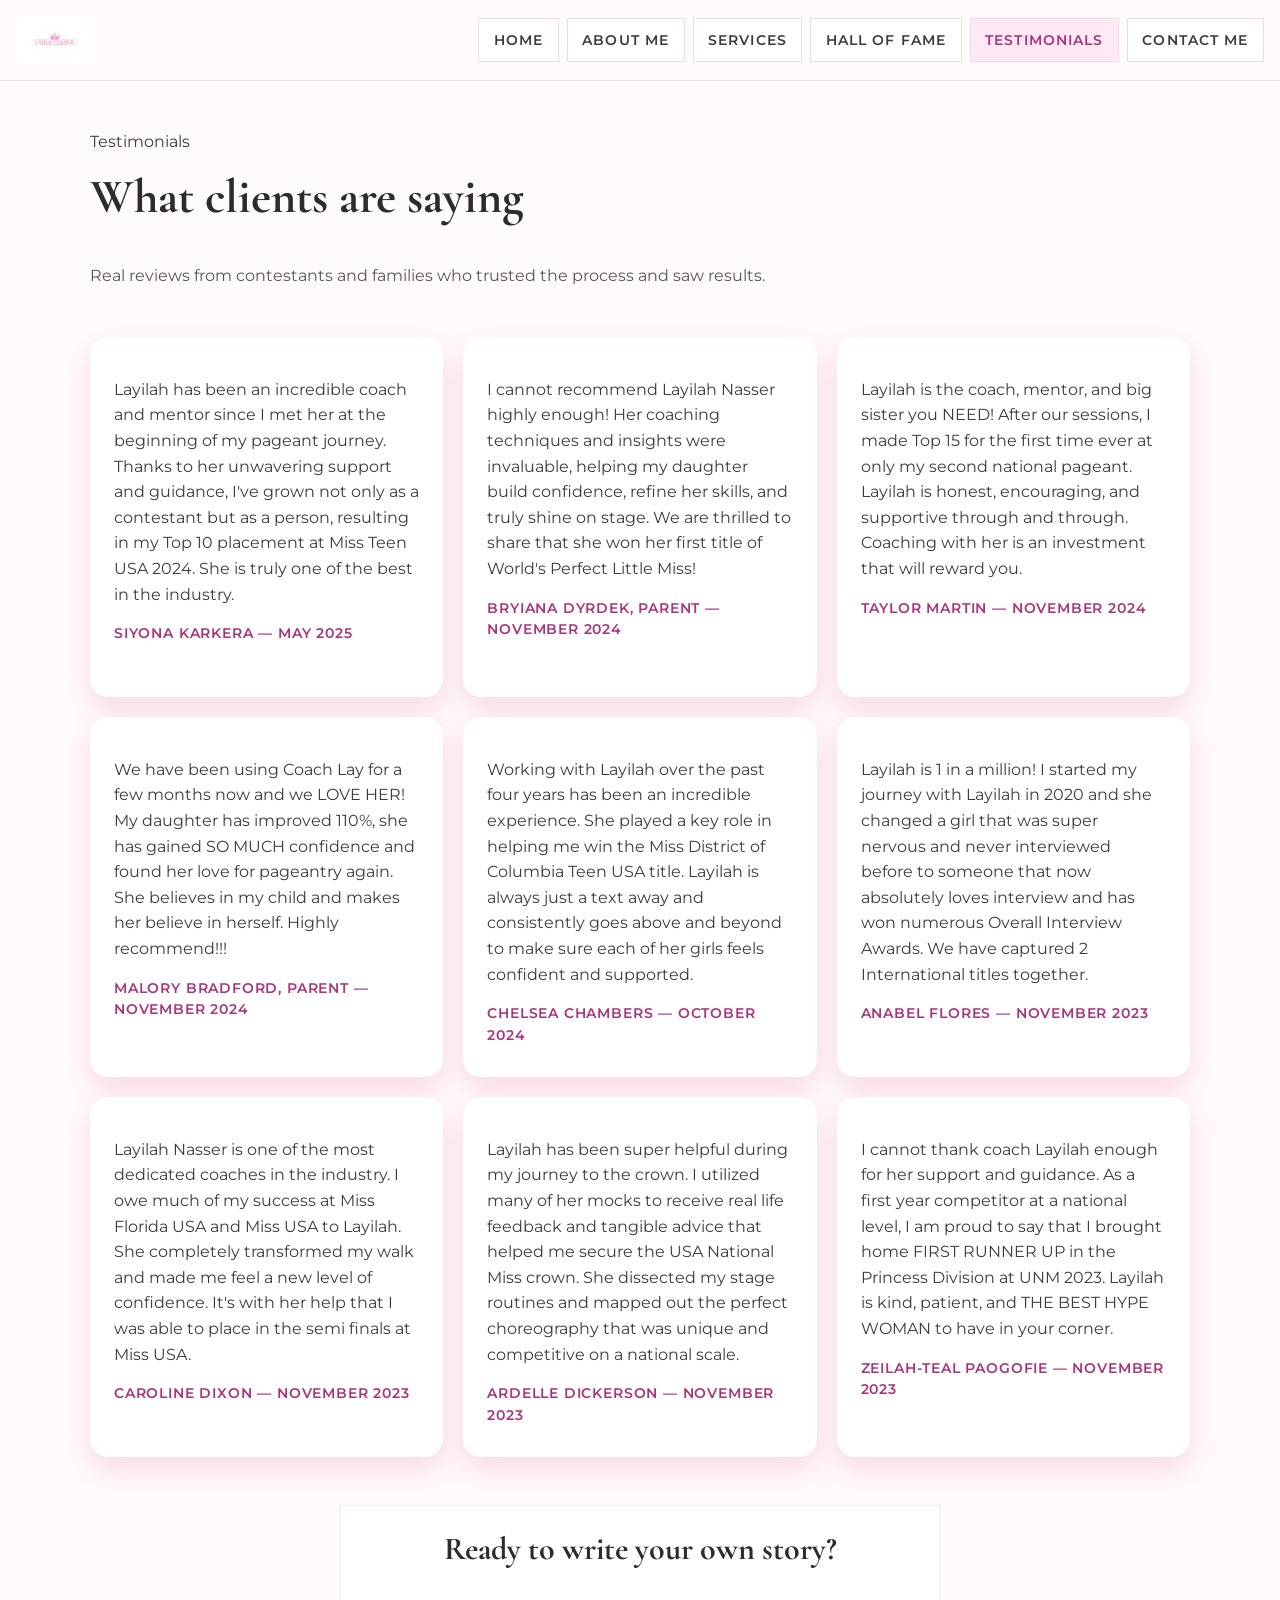
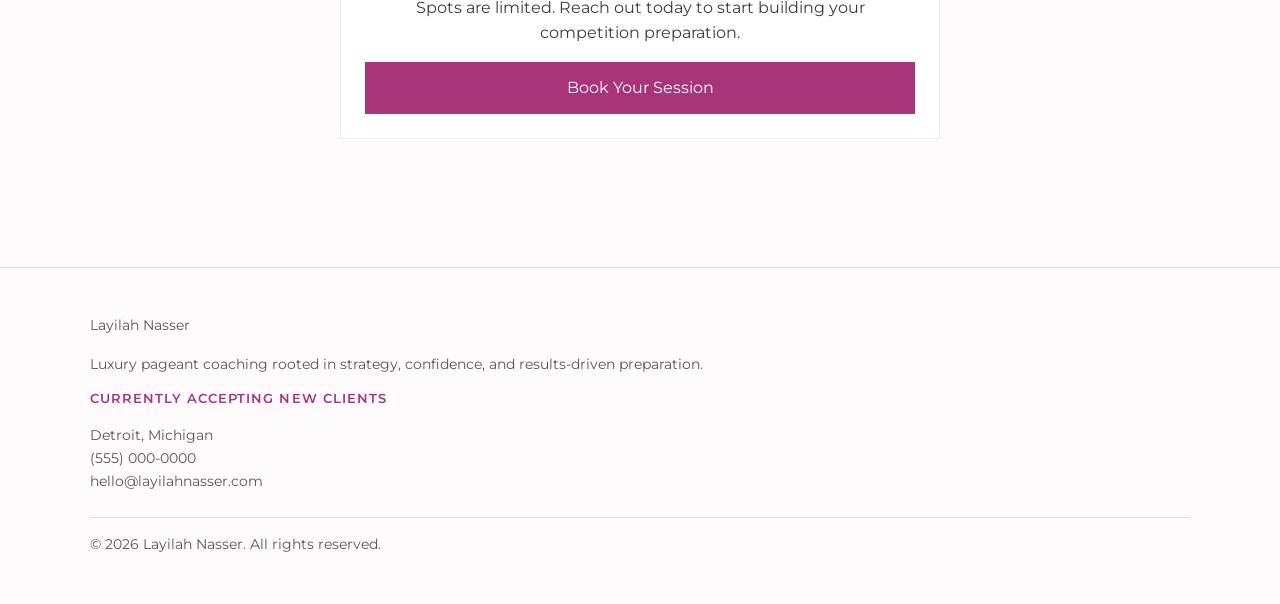
<file: testimonials.html>
<!DOCTYPE html>
<html lang="en">
<head>
  <meta charset="UTF-8">
  <meta name="viewport" content="width=device-width, initial-scale=1.0">
  <title>Layilah Nasser | Testimonials</title>
  <meta name="description" content="Real client testimonials for Layilah Nasser Pageant Consulting.">
  <link rel="preconnect" href="https://fonts.googleapis.com">
  <link rel="preconnect" href="https://fonts.gstatic.com" crossorigin>
  <link href="https://fonts.googleapis.com/css2?family=Montserrat:wght@400;500;600;700&family=Cormorant+Garamond:wght@500;600;700&display=swap" rel="stylesheet">
  <link rel="stylesheet" href="styles.css">
</head>
<body>
  <a class="skip-link" href="#main-content">Skip to main content</a>

   <header class="site-header">
  <div class="container header-inner">
    <a class="brand" href="index.html">
      <img src="images/lnpc.png" alt="Layilah Nasser Pageant Consulting logo" class="logo">
    </a>
      <button class="nav-toggle" aria-label="Toggle navigation" aria-expanded="false">
        <span></span>
      </button>
      <nav class="site-nav" aria-label="Primary navigation">
        <ul>
          <li><a href="index.html">Home</a></li>
          <li><a href="about.html">About Me</a></li>
          <li><a href="services.html">Services</a></li>
          <li><a href="halloffame.html">Hall of Fame</a></li>
          <li><a href="testimonials.html" aria-current="page">Testimonials</a></li>
          <li><a href="contact.html">Contact Me</a></li>
        </ul>
      </nav>
    </div>
  </header>

 
  <main id="main-content">

    <section class="inner">
      <p>Testimonials</p>
      <h1>What clients are saying</h1>
      <p class="lead">Real reviews from contestants and families who trusted the process and saw results.</p>
    </section>

<section class="inner">
  <h2 class="visually-hidden">Testimonials</h2>
  <div class="simple-grid review-grid">

    <article class="flip-card">
      <h3 class="visually-hidden" id="testimonial-1">Testimonial — Siyona Karkera</h3>
      <div class="flip-card-inner">
        <div class="flip-card-front" tabindex="0" aria-labelledby="testimonial-1">
          <blockquote>
            <p>Layilah has been an incredible coach and mentor since I met her at the beginning of my pageant journey. Thanks to her unwavering support and guidance, I've grown not only as a contestant but as a person, resulting in my Top 10 placement at Miss Teen USA 2024. She is truly one of the best in the industry.</p>
          </blockquote>
          <p class="review-author">Siyona Karkera — May 2025</p>
        </div>
        <div class="flip-card-back">
          <img src="images/Siyona-Karkera.jpg" alt="Siyona Karkera">
        </div>
      </div>
    </article>

    <article class="flip-card">
      <h3 class="visually-hidden" id="testimonial-2">Testimonial — Bryiana Dyrdek</h3>
      <div class="flip-card-inner">
        <div class="flip-card-front" tabindex="0" aria-labelledby="testimonial-2">
          <blockquote>
            <p>I cannot recommend Layilah Nasser highly enough! Her coaching techniques and insights were invaluable, helping my daughter build confidence, refine her skills, and truly shine on stage. We are thrilled to share that she won her first title of World's Perfect Little Miss!</p>
          </blockquote>
          <p class="review-author">Bryiana Dyrdek, Parent — November 2024</p>
        </div>
        <div class="flip-card-back">
          <img src="images/bri.jpg" alt="Bryiana Dyrdek">
        </div>
      </div>
    </article>

    <article class="flip-card">
      <h3 class="visually-hidden" id="testimonial-3">Testimonial — Taylor Martin</h3>
      <div class="flip-card-inner">
        <div class="flip-card-front" tabindex="0" aria-labelledby="testimonial-3">
          <blockquote>
            <p>Layilah is the coach, mentor, and big sister you NEED! After our sessions, I made Top 15 for the first time ever at only my second national pageant. Layilah is honest, encouraging, and supportive through and through. Coaching with her is an investment that will reward you.</p>
          </blockquote>
          <p class="review-author">Taylor Martin — November 2024</p>
        </div>
        <div class="flip-card-back">
          <img src="images/tay.jpg" alt="Taylor Martin">
        </div>
      </div>
    </article>

    <article class="flip-card">
      <h3 class="visually-hidden" id="testimonial-4">Testimonial — Malory Bradford</h3>
      <div class="flip-card-inner">
        <div class="flip-card-front" tabindex="0" aria-labelledby="testimonial-4">
          <blockquote>
            <p>We have been using Coach Lay for a few months now and we LOVE HER! My daughter has improved 110%, she has gained SO MUCH confidence and found her love for pageantry again. She believes in my child and makes her believe in herself. Highly recommend!!!</p>
          </blockquote>
          <p class="review-author">Malory Bradford, Parent — November 2024</p>
        </div>
        <div class="flip-card-back">
          <img src="images/mb.jpg" alt="Malory Bradford">
        </div>
      </div>
    </article>

  <article class="flip-card">
      <h3 class="visually-hidden" id="testimonial-5">Testimonial — Chelsea Chambers</h3>
      <div class="flip-card-inner">
        <div class="flip-card-front" tabindex="0" aria-labelledby="testimonial-5">
          <blockquote>
            <p>Working with Layilah over the past four years has been an incredible experience. She played a key role in helping me win the Miss District of Columbia Teen USA title. Layilah is always just a text away and consistently goes above and beyond to make sure each of her girls feels confident and supported.</p>
          </blockquote>
          <p class="review-author">Chelsea Chambers — October 2024</p>
        </div>
        <div class="flip-card-back">
          <img src="images/cc.jpg" alt="Chelsea Chambers">
        </div>
      </div>
    </article>

  <article class="flip-card">
      <h3 class="visually-hidden" id="testimonial-6">Testimonial — Anabel Flores</h3>
      <div class="flip-card-inner">
        <div class="flip-card-front" tabindex="0" aria-labelledby="testimonial-6">
          <blockquote>
            <p>Layilah is 1 in a million! I started my journey with Layilah in 2020 and she changed a girl that was super nervous and never interviewed before to someone that now absolutely loves interview and has won numerous Overall Interview Awards. We have captured 2 International titles together.</p>
          </blockquote>
          <p class="review-author">Anabel Flores — November 2023</p>
        </div>
        <div class="flip-card-back">
          <img src="images/bel.jpg" alt="Anabel Flores">
        </div>
      </div>
    </article>

  <article class="flip-card">
      <h3 class="visually-hidden" id="testimonial-7">Testimonial — Caroline Dixon</h3>
      <div class="flip-card-inner">
        <div class="flip-card-front" tabindex="0" aria-labelledby="testimonial-7">
          <blockquote>
            <p>Layilah Nasser is one of the most dedicated coaches in the industry. I owe much of my success at Miss Florida USA and Miss USA to Layilah. She completely transformed my walk and made me feel a new level of confidence. It's with her help that I was able to place in the semi finals at Miss USA.</p>
          </blockquote>
          <p class="review-author">Caroline Dixon — November 2023</p>
        </div>
        <div class="flip-card-back">
          <img src="images/carol.jpg" alt="Caroline Dixon">
        </div>
      </div>
    </article>

  <article class="flip-card">
      <h3 class="visually-hidden" id="testimonial-8">Testimonial — Ardelle Dickerson</h3>
      <div class="flip-card-inner">
        <div class="flip-card-front" tabindex="0" aria-labelledby="testimonial-8">
          <blockquote>
            <p>Layilah has been super helpful during my journey to the crown. I utilized many of her mocks to receive real life feedback and tangible advice that helped me secure the USA National Miss crown. She dissected my stage routines and mapped out the perfect choreography that was unique and competitive on a national scale.</p>
          </blockquote>
          <p class="review-author">Ardelle Dickerson — November 2023</p>
        </div>
        <div class="flip-card-back">
          <img src="images/ad2.jpg" alt="Ardelle Dickerson">
        </div>
      </div>

    </article>
 <article class="flip-card">
   <h3 class="visually-hidden" id="testimonial-9">Testimonial — Zeilah-Teal Paogofie</h3>
   <div class="flip-card-inner">
        <div class="flip-card-front" tabindex="0" aria-labelledby="testimonial-9">
          <blockquote>
            <p>I cannot thank coach Layilah enough for her support and guidance. As a first year competitor at a national level, I am proud to say that I brought home FIRST RUNNER UP in the Princess Division at UNM 2023. Layilah is kind, patient, and THE BEST HYPE WOMAN to have in your corner.</p>
          </blockquote>
          <p class="review-author">Zeilah-Teal Paogofie — November 2023</p>
        </div>
        <div class="flip-card-back">
          <img src="images/Zeilah-Teal.jpg" alt="Zeilah-Teal Paogofie">
        </div>
      </div>
    </article>
  </div>
</section>
    <section class="inner">
      <div class="card" style="text-align: center; max-width: 600px; margin: 0 auto;">
        <h2>Ready to write your own story?</h2>
        <p>Spots are limited. Reach out today to start building your competition preparation.</p>
        <a class="button" href="https://calendly.com/lnpageantconsulting" target="_blank" rel="noopener noreferrer">Book Your Session</a>
      </div>
    </section>

  </main>

  <footer>
    <div class="footer-inner">
      <p class="footer-name">Layilah Nasser</p>
      <p class="footer-tagline">Luxury pageant coaching rooted in strategy, confidence, and results-driven preparation.</p>
      <p class="footer-status">Currently accepting new clients</p>
      <p>
        Detroit, Michigan<br>
        <a href="tel:+15550000000">(555) 000-0000</a><br>
        <a href="mailto:hello@layilahnasser.com">hello@layilahnasser.com</a>
      </p>
    </div>
    <p class="footer-copy">© <span id="year"></span> Layilah Nasser. All rights reserved.</p>
  </footer>

  <script src="script.js"></script>
</body>
</html>
</file>
<file: styles.css>
* {
  box-sizing: border-box;
}
html {
  scroll-behavior: smooth;
}
body {
    cursor: url("./images/crown_32x32.png"), auto ;
  margin: 0;
  font-family: "Montserrat", Arial, sans-serif;
  background: #fffafb;
  color: #3f3a3d;
  line-height: 1.6;
}
.brand {
  display: flex;
  align-items: center;
}

.logo {
  height: 50px;
  width: auto;
}
.header-inner {
  display: flex;
  align-items: center; /* centers logo + nav */
  justify-content: space-between;
}

.brand-text {
  display: flex;
  flex-direction: column;
}
.brand {
  background: white;
  padding: 6px 12px;
  border-radius: 8px;
}

.logo {
  height: 36px;
  filter: drop-shadow(0 2px 6px rgba(214, 73, 145, 0.3));
}
img {
  display: block;
  width: 100%;
  height: auto;
}
a {
  color: #a8357a;
  text-decoration: none;
}
a:hover,
a:focus {
  color: #fafafa;
  text-decoration: underline;
}

.skip-link {
  position: absolute;
  top: -100px;
  left: 1rem;
  background: #a8357a;
  color: white;
  padding: 0.75rem 1rem;
  z-index: 1000;
}
.skip-link:focus {
  top: 1rem;
}

header {
  position: sticky;
  top: 0;
  z-index: 100;
  backdrop-filter: blur(10px);
  background: rgba(255, 250, 251, 0.92);
  border-bottom: 1px solid #eadde5;
  padding: 1rem;
}
header .inner,
main,
footer .inner {
  width: min(90%, 1100px);
  margin: 0 auto;
}
.header-inner {
  display: flex;
  align-items: center;
  justify-content: space-between;
  gap: 1rem;
}

.site-title {
  font-family: "Cormorant Garamond", serif;
  font-size: 2rem;
  margin: 0;
  color: #a8357a;
}
.site-subtitle {
  margin: 0.25rem 0 0;
  font-size: 0.95rem;
  color: #5c5558;
  letter-spacing: 0.08em;
  text-transform: uppercase;
}

.nav-toggle {
  display: inline-flex;
  flex-direction: column;
  align-items: center;
  justify-content: center;
  border: 1px solid #fffeff;
  background: white;
  width: 48px;
  height: 48px;
  cursor: pointer;
  flex-shrink: 0;
}
.nav-toggle span,
.nav-toggle::before,
.nav-toggle::after {
  content: "";
  display: block;
  width: 20px;
  height: 2px;
  background: #e7e2e5;
  border-radius: 2px;
  transition: transform .25s ease, opacity .25s ease;
}
.nav-toggle::before { transform: translateY(-6px); }
.nav-toggle::after  { transform: translateY(6px); }
.nav-toggle.is-open span    { opacity: 0; }
.nav-toggle.is-open::before { transform: rotate(45deg)  translate(1px, 1px); }
.nav-toggle.is-open::after  { transform: rotate(-45deg) translate(1px, -1px); }

.site-nav {
  position: fixed;
  inset: 73px 1rem auto 1rem;
  background: white;
  border: 1px solid #eadde5;
  padding: 0.8rem;
  display: none;
  box-shadow: 0 8px 24px rgba(63, 58, 61, 0.08);
}
.site-nav.is-open { display: block; }
.site-nav ul {
  list-style: none;
  margin: 0;
  padding: 0;
  display: flex;
  flex-direction: column;
  gap: 0.45rem;
}
nav a {
  display: block;
  padding: 0.6rem 0.9rem;
  border: 1px solid #eadde5;
  background: white;
  color: #3f3a3d;
  font-weight: 600;
  text-transform: uppercase;
  letter-spacing: 0.08em;
  font-size: 0.88rem;
  transition: background .2s ease, color .2s ease;
}
nav a:hover,
nav a:focus,
nav a[aria-current="page"] {
  background: #fde8f3;
  color: #a8357a;
  text-decoration: none;
}


main {
  padding: 2rem 0;
}
section {
  margin-bottom: 3rem;
}

h1, h2, h3 {
  font-family: "Cormorant Garamond", serif;
  color: #2f2a2d;
  margin-top: 0;
}
h1 {
  font-size: 3rem;
  line-height: 1.1;
}
h2 {
  font-size: 2rem;
  line-height: 1.2;
}
p {
  margin-bottom: 1rem;
}
.lead {
  max-width: 700px;
  color: #5c5558;
}
.about-hero {
  display: grid;
  gap: 1.5rem;
  align-items: start;
  margin-bottom: 1.5rem;
}
.about-hero img {
  width: 100%;
  height: 500px;
  object-fit: cover;
  object-position: top;
}
.photo-gallery {
  display: grid;
  grid-template-columns: repeat(2, 1fr);
  gap: 0.75rem;
  margin-top: 1rem;
}
.photo-gallery img {
  width: 100%;
  height: 300px;
  object-fit: cover;
}
.content-section {
  margin-top: 2rem;
}

@media (min-width: 800px) {
  .about-hero {
    grid-template-columns: 1fr 1fr;
  }
  .photo-gallery {
    grid-template-columns: repeat(4, 1fr);
  }
}

.simple-grid {
  display: grid;
  gap: 1.5rem;
}
.text-block,
.image-block {
  background: white;
}
.card {
  padding: 1.25rem;
  border: 1px solid #eadde5;
  background: white;
  transition: box-shadow .2s ease;
}
.card {
  display: flex;
  flex-direction: column;
  height: 100%;
  padding: 24px;
  border: 1px solid #eee;
  background: #fff;
}
.card img {
  width: 100%;
  height: 300px; /* 🔥 forces equal image height */
  object-fit: cover;
  border-radius: 8px;
}
.card p {
  margin-top: auto;
}
.card img {
  width: 100%;
  max-height: 420px;
  height: auto;
  object-fit: contain;
  border-radius: 8px;
}
.card:hover {
  box-shadow: 0 8px 24px rgba(63, 58, 61, 0.10);
}

.pill {
  display: inline-block;
  padding: 0.35rem 0.75rem;
  border: 1px solid #eadde5;
  background: #fde8f3;
  color: #a8357a;
  font-size: 0.8rem;
  font-weight: 700;
  text-transform: uppercase;
  letter-spacing: 0.06em;
}

.button-row {
  display: flex;
  flex-wrap: wrap;
  gap: 0.75rem;
}
.button {
  display: inline-block;
  padding: 0.75rem 1rem;
  border: 1px solid #a8357a;
  background: #a8357a;
  color: white;
  transition: background .2s ease, border-color .2s ease;
}
.button.secondary {
  background: white;
  color: #a8357a;
}
.button:hover,
.button:focus {
  background: #8c2a66;
  border-color: #8c2a66;
  text-decoration: none;
}
.button.secondary:hover,
.button.secondary:focus {
  background: #fde8f3;
  color: #8c2a66;
  border-color: #8c2a66;
}

.contact-form {
  max-width: 500px; /* 🔥 keeps it from stretching too wide */
  width: 100%;
}

.form-group {
  display: flex;
  flex-direction: column;
  margin-bottom: 20px;
}

.form-group label {
  margin-bottom: 6px;
  font-weight: 600;
  color: #333;
}

.form-group input,
.form-group textarea {
  width: 100%;
  padding: 14px;
  border: 1px solid #e6dbe2;
  border-radius: 6px;
  font-size: 15px;
  font-family: inherit;
  transition: all 0.2s ease;
}

.form-group input:focus,
.form-group textarea:focus {
  outline: none;
  border-color: #a03474;
  box-shadow: 0 0 0 2px rgba(160, 52, 116, 0.1);
}
textarea {
  resize: vertical;
  min-height: 120px;
}

.submit-btn {
  margin-top: 10px;
  padding: 14px 20px;
  border: none;
  background: #a03474;
  color: white;
  font-weight: 600;
  border-radius: 6px;
  cursor: pointer;
  width: fit-content;
  transition: all 0.2s ease;
}

.submit-btn:hover {
  transform: translateY(-2px);
  box-shadow: 0 6px 16px rgba(160, 52, 116, 0.25);
}

label {
  display: block;
  font-weight: 600;
  margin-bottom: 0.35rem;
}
input,
textarea {
  width: 100%;
  padding: 0.85rem;
  border: 1px solid #d9ccd4;
  background: white;
  transition: border-color .2s ease;
}
input:focus,
textarea:focus {
  outline: 3px solid rgba(168, 53, 122, 0.18);
  border-color: #a8357a;
}
textarea {
  min-height: 180px;
  resize: vertical;
}

/* Accessibility helper */
.visually-hidden {
  border: 0 !important;
  clip: rect(1px, 1px, 1px, 1px) !important;
  -webkit-clip-path: inset(50%) !important;
  clip-path: inset(50%) !important;
  height: 1px !important;
  margin: -1px !important;
  overflow: hidden !important;
  padding: 0 !important;
  position: absolute !important;
  width: 1px !important;
  white-space: nowrap !important;
}
footer {
  margin-top: 3rem;
  border-top: 1px solid #eadde5;
  background: #fffafb;
  padding: 2rem 0;
  color: #5c5558;
  font-size: 0.9rem;
}
.footer-inner {
  width: min(90%, 1100px);
  margin: 0 auto;
}

.footer-tagline {
  margin: 0 0 0.5rem;
  color: #5c5558;
}
.footer-status {
  display: block;
  font-size: 0.8rem;
  font-weight: 600;
  color: #a8357a;
  text-transform: uppercase;
  letter-spacing: 0.08em;
  margin-bottom: 0.75rem;
}
.footer-copy {
  margin-top: 1.5rem;
  padding-top: 1rem;
  border-top: 1px solid #eadde5;
  width: min(90%, 1100px);
  margin-left: auto;
  margin-right: auto;
  font-size: 0.85rem;
  color: #5c5558;
}
footer p a {
  color: #5c5558;
  text-decoration: none;
}
footer p a:hover,
footer p a:focus {
  color: #a8357a;
}

.badge-row {
  display: flex;
  flex-wrap: wrap;
  gap: 1.5rem;
  align-items: center;
  margin-top: 1.5rem;
}
.badge-row img {
  width: auto;
  height: 120px;
  object-fit: contain;
}
.contact-form {
  max-width: 900px;
  width: 100%;
  margin: 0 auto;
  padding: 50px 40px;
  background: #fff;
  border: 1px solid #eadfe6;
  text-align: center;
}

.contact-form .form-group {
  margin-bottom: 28px;
}

.contact-form label {
  display: block;
  margin-bottom: 14px;
  font-size: 1.25rem;
  font-weight: 700;
  color: #333;
}

.contact-form input,
.contact-form textarea,
.contact-form select {
  width: 100%;
  padding: 18px 22px;
  border: 1px solid #e2ccd8;
  border-radius: 8px;
  font-size: 1rem;
  font-family: inherit;
}

.contact-form textarea {
  min-height: 180px;
  resize: vertical;
}

.contact-form input:focus,
.contact-form textarea:focus,
.contact-form select:focus {
  outline: none;
  border-color: #b2387f;
  box-shadow: 0 0 0 3px rgba(178, 56, 127, 0.12);
}

.submit-btn {
  width: 100%;
  padding: 18px;
  border: none;
  background: #ad347f;
  color: white;
  font-size: 1rem;
  font-weight: 700;
  cursor: pointer;
}

.submit-btn:hover {
  background: #95296d;
}

.hof-grid {
  display: grid;
  grid-template-columns: repeat(2, 1fr);
  gap: 2rem;
  margin-top: 1.5rem;
}
.hof-card {
  text-align: center;
  position: relative;
}
.hof-card img {
  border-radius: 8px;
  width: 100%;
  aspect-ratio: 3 / 4;
  object-fit: cover;
  object-position: top;
  margin-bottom: 0.75rem;
}
 .hof-card .overlay {
  border-radius: 8px;
  position: absolute;
  width: 100%;
  height: 100%;
  color: white;
  background-color: #a8357a;
  display: flex;
  align-items: center;
  justify-content: center;
  opacity: 0;
  visibility: hidden;
  transition: opacity 0.4s ease-in-out, visibility 0.4s;
}

.hof-card:hover .overlay {
  opacity: 0.8;
  color: white;
  font-weight: bold;
  visibility: visible;
}

.hof-name {
  font-family: "Cormorant Garamond", serif;
  font-size: 1.2rem;
  font-weight: 600;
  color: #2f2a2d;
  margin: 0;
}
.hof-title {
  font-size: 0.85rem;
  color: #a8357a;
  font-weight: 600;
  text-transform: uppercase;
  letter-spacing: 0.06em;
  margin: 0.2rem 0 0;
}

@media (min-width: 600px) {
  .hof-grid {
    grid-template-columns: repeat(3, 1fr);
  }
}

@media (min-width: 800px) {
  .simple-grid {
    grid-template-columns: 1fr 1fr;
    align-items: start;
  }
  .footer-inner {
    grid-template-columns: 1fr 1px 1fr;
    align-items: start;
  }
  .footer-divider {
    display: block;
  }
  .subscribe-form {
    grid-template-columns: 1fr 1fr 1fr;
    align-items: end;
  }
  .subscribe-form button {
    grid-column: span 3;
  }
}
@media (min-width: 980px) {
  .nav-toggle { display: none; }
  .site-nav {
    position: static;
    inset: auto;
    background: transparent;
    border: 0;
    box-shadow: none;
    padding: 0;
    display: block;
  }
  .site-nav ul {
    flex-direction: row;
    align-items: center;
    gap: 0.5rem;
  }
  .hof-grid {
    grid-template-columns: repeat(4, 1fr);
  }
}
.lift {
  transition: transform .2s ease, box-shadow .2s ease;
}
.lift:hover {
  transform: translateY(-6px);
  box-shadow: 0 16px 32px rgba(63, 58, 61, 0.12);
}
.card-featured {
  border-left: 4px solid #a8357a;
  background: #fff5fa;
}
.review-author {
  margin: 0.75rem 0 0;
  font-size: 0.85rem;
  font-weight: 600;
  color: #a8357a;
  text-transform: uppercase;
  letter-spacing: 0.06em;
}
blockquote {
  margin: 0;
  padding: 0;
}
.review-grid {
  gap: 1.25rem;
}

@media (min-width: 800px) {
  .review-grid {
    grid-template-columns: repeat(3, 1fr);
  }
.flip-card {
  perspective: 1000px;
  min-height: 360px;
}

.flip-card-inner {
  position: relative;
  width: 100%;
  height: 100%;
  min-height: 360px;
  transition: transform 0.8s ease;
  transform-style: preserve-3d;
}

.flip-card:hover .flip-card-inner {
  transform: rotateY(180deg);
}

.flip-card-front,
.flip-card-back {
  position: absolute;
  inset: 0;
  backface-visibility: hidden;
  border-radius: 18px;
  padding: 24px;
  background: #fff;
  box-shadow: 0 12px 28px rgba(214, 73, 145, 0.18);
}

.flip-card-back {
  padding: 0;
  transform: rotateY(180deg);
  overflow: hidden;
}

.flip-card-back img {
  width: 100%;
  height: 100%;
  object-fit: cover;

}.flip-card.is-flipped .flip-card-inner {
  transform: rotateY(180deg);
}

.flip-card {
  cursor: pointer;
}
.flip-card:hover .flip-card-inner {
  transform: rotateY(180deg);
}
.flip-card-front {
  overflow-y: auto;
}}
</file>
